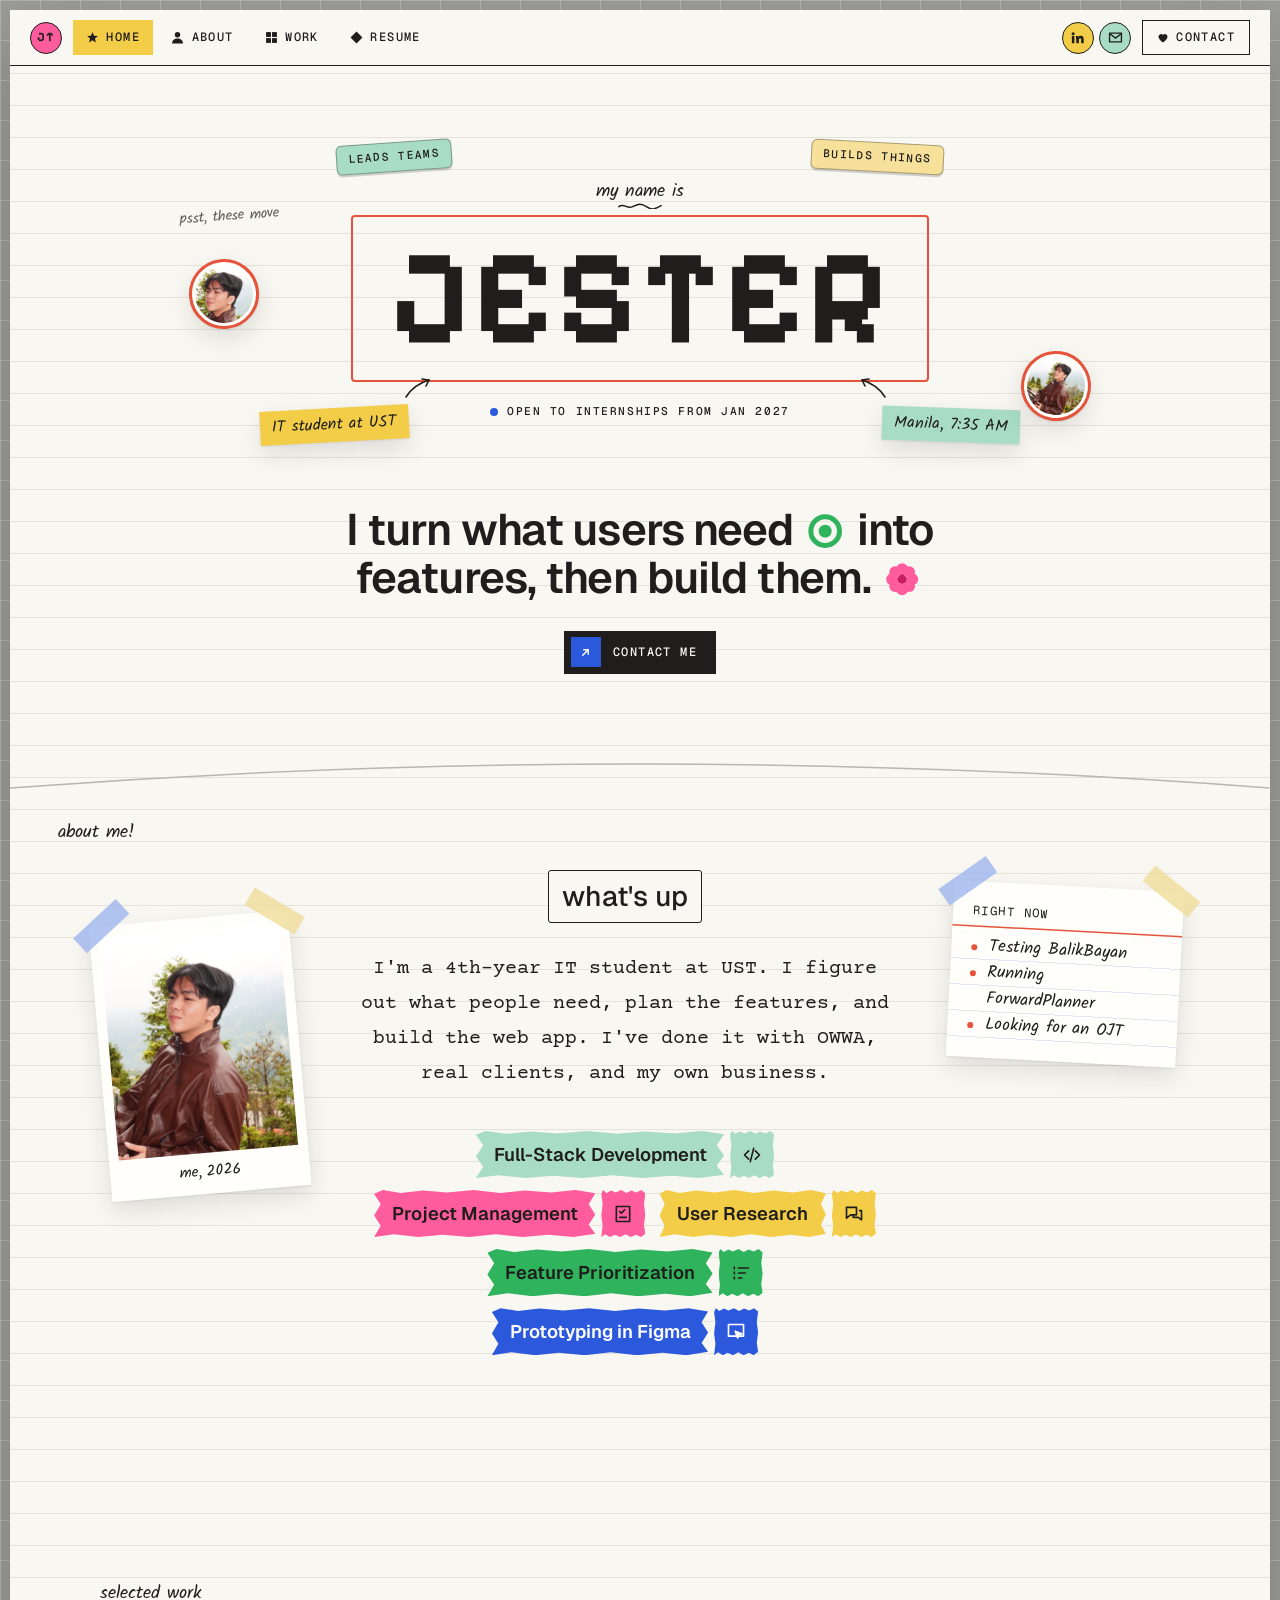
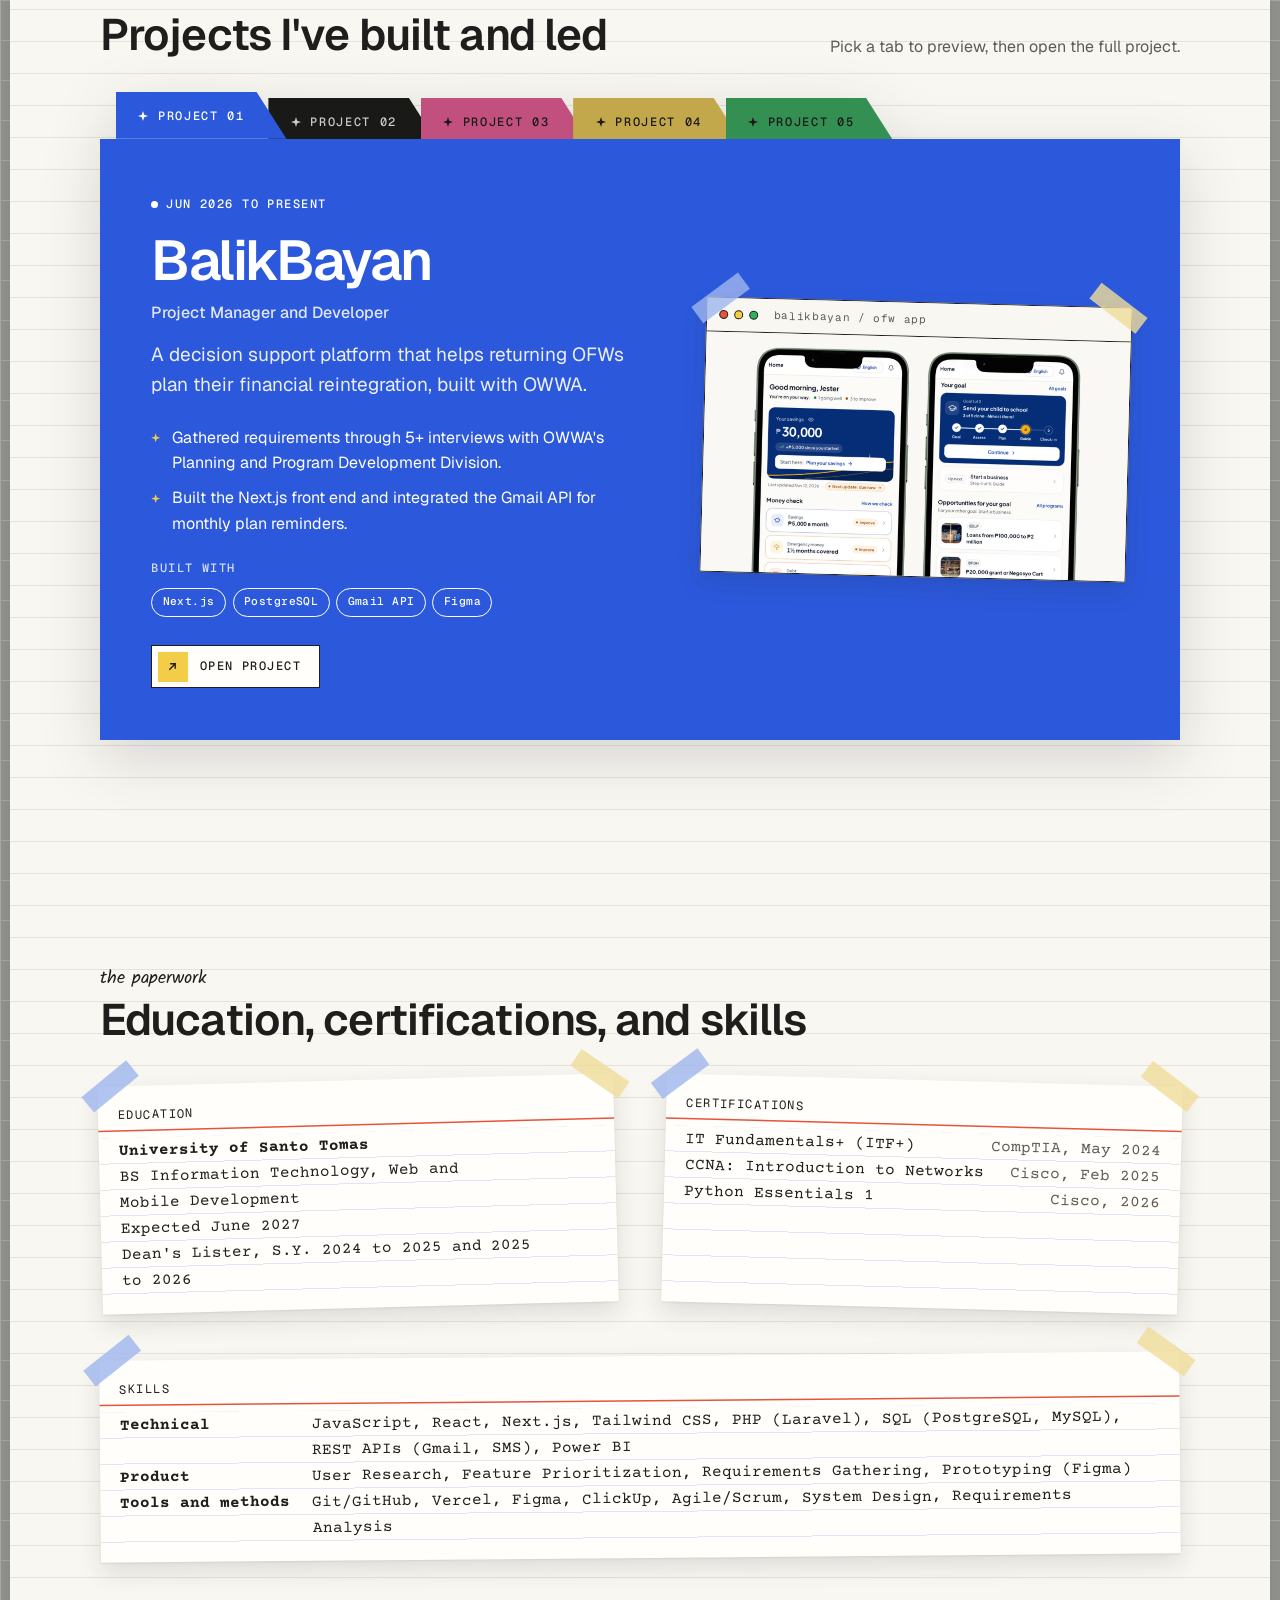
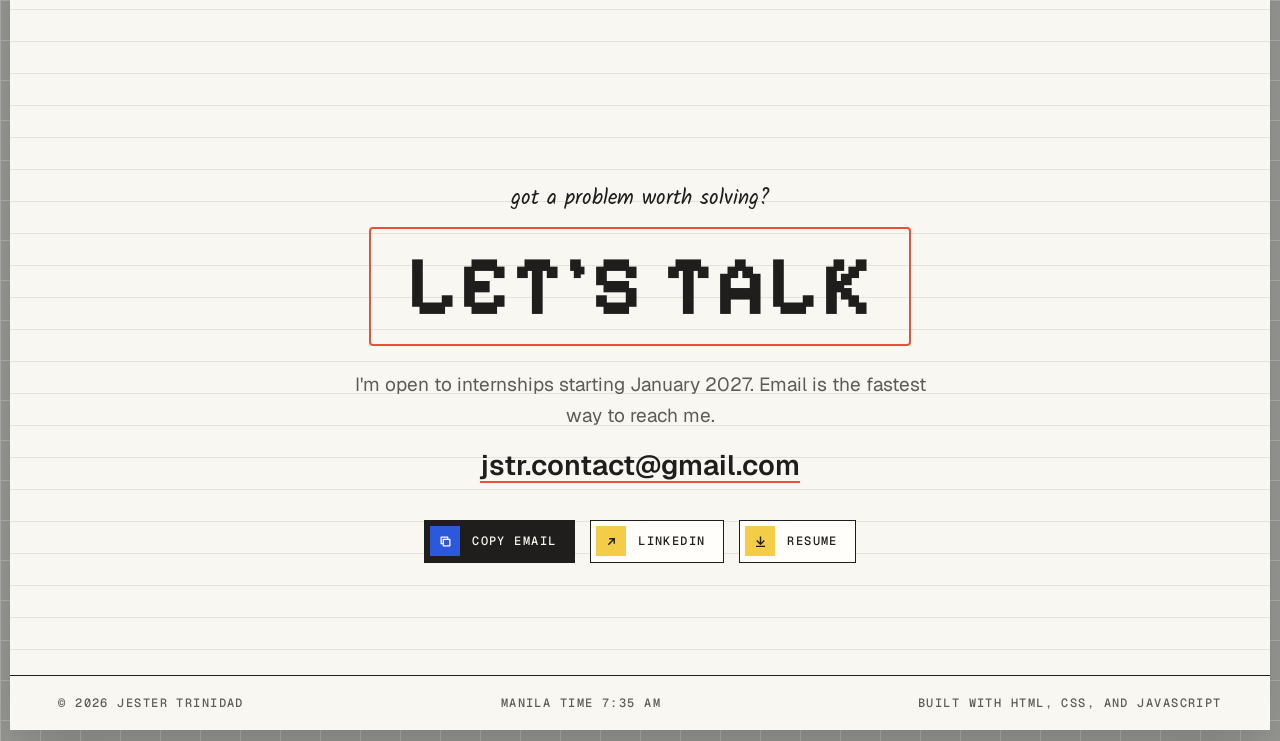
<file: index.html>
<!doctype html>
<html lang="en">
<head>
  <meta charset="utf-8">
  <meta name="viewport" content="width=device-width, initial-scale=1">
  <title>Jester Trinidad | Full-stack developer with a product mindset</title>
  <meta name="description" content="Jester Trinidad is a 4th-year IT student at UST and a full-stack developer with a product mindset, building web apps in React, Next.js, and Laravel.">

  <meta property="og:title" content="Jester Trinidad">
  <meta property="og:description" content="Full-stack developer with a product mindset. Building a decision support platform with OWWA and running ForwardPlanner, a digital products business with 4,000+ sales.">
  <meta property="og:url" content="https://jestertrinidad.com">
  <meta property="og:type" content="website">

  <link rel="icon" href="assets/favicon.svg" type="image/svg+xml">

  <link rel="preconnect" href="https://fonts.googleapis.com">
  <link rel="preconnect" href="https://fonts.gstatic.com" crossorigin>
  <link href="https://fonts.googleapis.com/css2?family=Courier+Prime:wght@400;700&family=Geist:wght@400;500;600&family=Geist+Mono:wght@500&family=Kalam&family=Pixelify+Sans:wght@700&display=swap" rel="stylesheet">

  <link rel="stylesheet" href="css/base.css">
  <link rel="stylesheet" href="css/components.css">
  <link rel="stylesheet" href="css/pages.css">
</head>
<body>
  <a class="skip-link" href="#main">Skip to content</a>

  <div class="page">

    <!-- ============ Nav ============ -->
    <header class="nav mono">
      <nav class="nav__left" aria-label="Main">
        <a class="nav__logo" href="#top" aria-label="Jester Trinidad, home">JT</a>
        <a class="nav__link" href="#top" aria-current="page">
          <svg viewBox="0 0 24 24" fill="currentColor" aria-hidden="true"><path d="M12 2l2.9 6.6 7.1.6-5.4 4.7 1.6 7.1L12 17.3 5.8 21l1.6-7.1L2 9.2l7.1-.6z"/></svg>
          <span>Home</span>
        </a>
        <a class="nav__link" href="#about">
          <svg viewBox="0 0 24 24" fill="currentColor" aria-hidden="true"><circle cx="12" cy="7" r="5"/><path d="M2 23c0-6 4.5-9 10-9s10 3 10 9z"/></svg>
          <span>About</span>
        </a>
        <a class="nav__link" href="#work">
          <svg viewBox="0 0 24 24" fill="currentColor" aria-hidden="true"><rect x="2" y="2" width="9" height="9"/><rect x="13" y="2" width="9" height="9"/><rect x="2" y="13" width="9" height="9"/><rect x="13" y="13" width="9" height="9"/></svg>
          <span>Work</span>
        </a>
        <a class="nav__link" href="assets/Jester_Trinidad_Resume.pdf" download>
          <svg viewBox="0 0 24 24" fill="currentColor" aria-hidden="true"><path d="M12 1l11 11-11 11L1 12z"/></svg>
          <span>Resume</span>
        </a>
      </nav>

      <div class="nav__right">
        <a class="icon-btn icon-btn--butter" href="https://www.linkedin.com/in/jester-trinidad-b1739522a" target="_blank" rel="noopener" aria-label="LinkedIn">
          <svg viewBox="0 0 24 24" fill="currentColor" aria-hidden="true"><path d="M4.98 3.5a2.5 2.5 0 1 1 0 5 2.5 2.5 0 0 1 0-5zM3 9.5h4V21H3zM9.5 9.5h3.8v1.6h.05c.53-1 1.84-2.05 3.78-2.05 4.04 0 4.79 2.66 4.79 6.12V21h-4v-5.1c0-1.22-.02-2.78-1.7-2.78-1.7 0-1.96 1.33-1.96 2.7V21h-4z"/></svg>
        </a>
        <a class="icon-btn icon-btn--mint" href="mailto:jstr.contact@gmail.com" aria-label="Email">
          <svg viewBox="0 0 24 24" fill="none" stroke="currentColor" stroke-width="2.2" stroke-linejoin="round" aria-hidden="true"><rect x="2.5" y="5" width="19" height="14"/><path d="M3 6l9 7 9-7"/></svg>
        </a>
        <a class="nav__contact" href="#contact">
          <svg viewBox="0 0 24 24" fill="currentColor" aria-hidden="true"><path d="M12 21s-9-5.6-9-12a5 5 0 0 1 9-3 5 5 0 0 1 9 3c0 6.4-9 12-9 12z"/></svg>
          Contact
        </a>
      </div>
    </header>

    <main id="main">

      <!-- ============ Hero ============ -->
      <section class="hero" id="top">
        <div class="hero__stage">
          <span class="sticker sticker--mint hero__tag hero__tag--a" data-drag>Leads teams</span>
          <span class="sticker sticker--butter hero__tag hero__tag--b" data-drag>Builds things</span>

          <p class="hand hero__hi">
            my name is
            <svg viewBox="0 0 50 8" fill="none" stroke="currentColor" stroke-width="1.6" stroke-linecap="round" aria-hidden="true"><path d="M2 5c6-4 9 3 15 0s9-4 15 0 9 3 16-1"/></svg>
          </p>

          <div class="namebox">
            <h1 class="namebox__name" aria-label="Jester Trinidad">
              <span aria-hidden="true">J</span><span aria-hidden="true">E</span><span aria-hidden="true">S</span><span aria-hidden="true">T</span><span aria-hidden="true">E</span><span aria-hidden="true">R</span>
            </h1>
          </div>

          <div class="hero__notes">
            <div class="hero__note-wrap hero__note-wrap--left">
              <svg viewBox="0 0 30 24" fill="none" stroke="currentColor" stroke-width="1.6" stroke-linecap="round" stroke-linejoin="round" aria-hidden="true"><path d="M3 21C8 13 16 7 26 4"/><path d="M19 3l7 1-3 6"/></svg>
              <span class="note note--butter" data-drag>IT student at UST</span>
            </div>

            <p class="status"><span class="status__dot" aria-hidden="true"></span>Open to internships from Jan 2027</p>

            <div class="hero__note-wrap hero__note-wrap--right">
              <svg viewBox="0 0 30 24" fill="none" stroke="currentColor" stroke-width="1.6" stroke-linecap="round" stroke-linejoin="round" aria-hidden="true"><path d="M3 21C8 13 16 7 26 4"/><path d="M19 3l7 1-3 6"/></svg>
              <span class="note note--mint" data-drag>Manila, <time data-clock>PH</time></span>
            </div>
          </div>

          <div class="avatar hero__avatar hero__avatar--a" data-drag>
            <img src="assets/images/jester-avatar.jpg" alt="" width="320" height="320">
          </div>
          <div class="avatar hero__avatar hero__avatar--b" data-drag>
            <img src="assets/images/jester-avatar-wide.jpg" alt="" width="320" height="320">
          </div>
          <p class="hand hero__hint" aria-hidden="true">psst, these move</p>
        </div>

        <h2 class="hero__line">
          I turn what users need
          <svg class="glyph" viewBox="0 0 24 24" aria-hidden="true"><circle cx="12" cy="12" r="10" fill="none" stroke="#2fb35c" stroke-width="3.5"/><circle cx="12" cy="12" r="4.5" fill="#2fb35c"/></svg>
          into features, then build them.
          <svg class="glyph" viewBox="0 0 24 24" aria-hidden="true"><g fill="#ff5c9e"><circle cx="12" cy="5" r="4.2"/><circle cx="12" cy="19" r="4.2"/><circle cx="5" cy="12" r="4.2"/><circle cx="19" cy="12" r="4.2"/><circle cx="7" cy="7" r="4"/><circle cx="17" cy="7" r="4"/><circle cx="7" cy="17" r="4"/><circle cx="17" cy="17" r="4"/></g><circle cx="12" cy="12" r="3.2" fill="#c81e62"/></svg>
        </h2>

        <a class="btn" href="#contact">
          <span class="btn__icon"><svg viewBox="0 0 24 24" fill="none" stroke="currentColor" stroke-width="2.6" stroke-linecap="square" aria-hidden="true"><path d="M7 17L17 7M9 7h8v8"/></svg></span>
          Contact me
        </a>
      </section>

      <svg class="divider" viewBox="0 0 1200 40" preserveAspectRatio="none" fill="none" stroke="currentColor" stroke-width="1.5" aria-hidden="true"><path d="M0 34 Q600 -14 1200 34"/></svg>

      <!-- ============ About ============ -->
      <section class="section about" id="about">
        <p class="hand about__kicker">about me!</p>

        <div class="about__grid">
          <figure class="polaroid tape about__photo" data-drag>
            <img src="assets/images/jester-portrait.jpg" alt="Jester Trinidad in a brown leather jacket, leaning on a balcony rail with misty mountains behind him" width="800" height="1000">
            <figcaption>me, 2026</figcaption>
          </figure>

          <div class="about__center">
            <span class="boxlabel">what's up</span>
            <p class="about__text">
              I'm a 4th-year IT student at UST. I figure out what people need,
              plan the features, and build the web app. I've done it with OWWA,
              real clients, and my own business.
            </p>

            <ul class="chip-row">
              <li class="chip" style="--chip: var(--mint);">
                <span class="chip__label">Full-Stack Development</span>
                <span class="chip__icon"><svg viewBox="0 0 24 24" fill="none" stroke="currentColor" stroke-width="2" stroke-linecap="round" stroke-linejoin="round" aria-hidden="true"><path d="M8 7l-5 5 5 5M16 7l5 5-5 5M14 4l-4 16"/></svg></span>
              </li>
              <li class="chip" style="--chip: var(--pink);">
                <span class="chip__label">Project Management</span>
                <span class="chip__icon"><svg viewBox="0 0 24 24" fill="none" stroke="currentColor" stroke-width="2" stroke-linecap="round" stroke-linejoin="round" aria-hidden="true"><rect x="4" y="3" width="16" height="18"/><path d="M8 9l2 2 4-4M8 16h8"/></svg></span>
              </li>
              <li class="chip" style="--chip: var(--butter);">
                <span class="chip__label">User Research</span>
                <span class="chip__icon"><svg viewBox="0 0 24 24" fill="none" stroke="currentColor" stroke-width="2" stroke-linejoin="round" aria-hidden="true"><path d="M3 4h12v9H8l-5 4z"/><path d="M18 8h3v11l-4-3h-6v-3"/></svg></span>
              </li>
              <li class="chip" style="--chip: var(--green);">
                <span class="chip__label">Feature Prioritization</span>
                <span class="chip__icon"><svg viewBox="0 0 24 24" fill="none" stroke="currentColor" stroke-width="2" stroke-linecap="round" aria-hidden="true"><path d="M9 6h12M9 12h8M9 18h4M4 5v2M4 11v2M4 17v2"/></svg></span>
              </li>
              <li class="chip" style="--chip: var(--blue); --chip-ink: #fff;">
                <span class="chip__label">Prototyping in Figma</span>
                <span class="chip__icon"><svg viewBox="0 0 24 24" fill="none" stroke="currentColor" stroke-width="2" stroke-linejoin="round" aria-hidden="true"><rect x="3" y="3" width="18" height="14"/><path d="M11 11l8 3-3.5 1.5L14 19z" fill="currentColor"/></svg></span>
              </li>
            </ul>
          </div>

          <aside class="index-card tape about__card" data-drag>
            <p class="index-card__title">Right now</p>
            <ul>
              <li>Testing BalikBayan</li>
              <li>Running ForwardPlanner</li>
              <li>Looking for an OJT</li>
            </ul>
          </aside>
        </div>
      </section>

      <!-- ============ Work ============ -->
      <section class="section work" id="work">
        <div class="work__head">
          <div>
            <p class="hand">selected work</p>
            <h2>Projects I've built and led</h2>
          </div>
          <p class="muted">Pick a tab to preview, then open the full project.</p>
        </div>

        <div class="stack">
          <div class="stack__tabs" role="tablist" aria-label="Projects">
            <button class="stack__tab" role="tab" id="tab-1" aria-controls="panel-1" aria-selected="true" style="--tab: var(--blue); --tab-ink: #fff;">
              <svg viewBox="0 0 10 10" fill="currentColor" aria-hidden="true"><path d="M5 0l1.2 3.8L10 5 6.2 6.2 5 10 3.8 6.2 0 5l3.8-1.2z"/></svg>
              Project 01
            </button>
            <button class="stack__tab" role="tab" id="tab-2" aria-controls="panel-2" aria-selected="false" tabindex="-1" style="--tab: var(--ink); --tab-ink: var(--paper);">
              <svg viewBox="0 0 10 10" fill="currentColor" aria-hidden="true"><path d="M5 0l1.2 3.8L10 5 6.2 6.2 5 10 3.8 6.2 0 5l3.8-1.2z"/></svg>
              Project 02
            </button>
            <button class="stack__tab" role="tab" id="tab-3" aria-controls="panel-3" aria-selected="false" tabindex="-1" style="--tab: var(--pink); --tab-ink: var(--ink);">
              <svg viewBox="0 0 10 10" fill="currentColor" aria-hidden="true"><path d="M5 0l1.2 3.8L10 5 6.2 6.2 5 10 3.8 6.2 0 5l3.8-1.2z"/></svg>
              Project 03
            </button>
            <button class="stack__tab" role="tab" id="tab-4" aria-controls="panel-4" aria-selected="false" tabindex="-1" style="--tab: var(--butter); --tab-ink: var(--ink);">
              <svg viewBox="0 0 10 10" fill="currentColor" aria-hidden="true"><path d="M5 0l1.2 3.8L10 5 6.2 6.2 5 10 3.8 6.2 0 5l3.8-1.2z"/></svg>
              Project 04
            </button>
            <button class="stack__tab" role="tab" id="tab-5" aria-controls="panel-5" aria-selected="false" tabindex="-1" style="--tab: var(--green); --tab-ink: var(--ink);">
              <svg viewBox="0 0 10 10" fill="currentColor" aria-hidden="true"><path d="M5 0l1.2 3.8L10 5 6.2 6.2 5 10 3.8 6.2 0 5l3.8-1.2z"/></svg>
              Project 05
            </button>
          </div>

          <!-- 01 BalikBayan -->
          <article class="stack__panel" role="tabpanel" id="panel-1" aria-labelledby="tab-1" style="--panel: var(--blue); --panel-ink: #fff; --panel-accent: var(--butter);">
            <div>
              <p class="mono panel__meta">Jun 2026 to present</p>
              <h3 class="panel__title">BalikBayan</h3>
              <p class="panel__role">Project Manager and Developer</p>
              <p class="panel__lede">A decision support platform that helps returning OFWs plan their financial reintegration, built with OWWA.</p>
              <ul class="panel__points">
                <li>Gathered requirements through 5+ interviews with OWWA&#x27;s Planning and Program Development Division.</li>
                <li>Built the Next.js front end and integrated the Gmail API for monthly plan reminders.</li>
              </ul>
              <p class="mono panel__label">Built with</p>
              <ul class="tech"><li>Next.js</li><li>PostgreSQL</li><li>Gmail API</li><li>Figma</li></ul>
              <div class="panel__actions">
                <a class="btn btn--light" href="projects/balikbayan.html">
                  <span class="btn__icon"><svg viewBox="0 0 24 24" fill="none" stroke="currentColor" stroke-width="2.6" stroke-linecap="square" aria-hidden="true"><path d="M7 17L17 7M9 7h8v8"/></svg></span>
                  Open project
                </a>
              </div>
            </div>
            <a class="shot tape panel__shot" href="projects/balikbayan.html" tabindex="-1" aria-hidden="true"><div class="shot__bar" aria-hidden="true"><span></span><span></span><span></span><span class="shot__url">balikbayan / ofw app</span></div><img src="assets/images/projects/balikbayan.jpg" alt="Two BalikBayan phone screens: a home screen with total savings and a money check, and a goal screen at step 4 of 5 with matching OWWA programs" loading="lazy"></a>
          </article>
          <!-- 02 4 Siblings Motorcycle Service -->
          <article class="stack__panel" role="tabpanel" id="panel-2" aria-labelledby="tab-2" hidden style="--panel: var(--ink); --panel-ink: var(--paper); --panel-accent: var(--mint);">
            <div>
              <p class="mono panel__meta">Aug 2026 to present</p>
              <h3 class="panel__title">4 Siblings Motorcycle Service</h3>
              <p class="panel__role">Project Manager and Developer</p>
              <p class="panel__lede">A searchable operations system for a motorcycle repair shop that ran on paper, with dashboards for the owner.</p>
              <ul class="panel__points">
                <li>Built a searchable Laravel system that cut record lookups from 10+ minutes to under 2 in client testing.</li>
                <li>Built 3 Power BI dashboards tracking 7 KPIs for the shop owner.</li>
              </ul>
              <p class="mono panel__label">Built with</p>
              <ul class="tech"><li>Laravel</li><li>MySQL</li><li>Power BI</li></ul>
              <div class="panel__actions">
                <a class="btn btn--light" href="projects/4-siblings.html">
                  <span class="btn__icon"><svg viewBox="0 0 24 24" fill="none" stroke="currentColor" stroke-width="2.6" stroke-linecap="square" aria-hidden="true"><path d="M7 17L17 7M9 7h8v8"/></svg></span>
                  Open project
                </a>
              </div>
            </div>
            <a class="shot tape panel__shot" href="projects/4-siblings.html" tabindex="-1" aria-hidden="true"><div class="shot__bar" aria-hidden="true"><span></span><span></span><span></span><span class="shot__url">4-siblings / job orders</span></div><div class="shot__cover" style="--cover: var(--mint);"><strong>4 SIBLINGS</strong><span>motorcycle service operations</span></div></a>
          </article>
          <!-- 03 RMTY Designs -->
          <article class="stack__panel" role="tabpanel" id="panel-3" aria-labelledby="tab-3" hidden style="--panel: var(--pink); --panel-ink: var(--ink); --panel-accent: var(--ink);">
            <div>
              <p class="mono panel__meta">Aug 2025 to May 2026</p>
              <h3 class="panel__title">RMTY Designs</h3>
              <p class="panel__role">Project Manager and Developer</p>
              <p class="panel__lede">A centralized communication platform for RMTY Designs, an architecture studio, now deployed for the client.</p>
              <ul class="panel__points">
                <li>Cut missed client inquiries from 8 to 10 a week down to zero.</li>
                <li>Built the Laravel backend and an SMS integration that automates 10 to 15 booking messages a week.</li>
              </ul>
              <p class="mono panel__label">Built with</p>
              <ul class="tech"><li>Laravel</li><li>React</li><li>MySQL</li><li>Figma</li></ul>
              <div class="panel__actions">
                <a class="btn btn--light" href="projects/rmty-designs.html">
                  <span class="btn__icon"><svg viewBox="0 0 24 24" fill="none" stroke="currentColor" stroke-width="2.6" stroke-linecap="square" aria-hidden="true"><path d="M7 17L17 7M9 7h8v8"/></svg></span>
                  Open project
                </a>
              </div>
            </div>
            <a class="shot tape panel__shot" href="projects/rmty-designs.html" tabindex="-1" aria-hidden="true"><div class="shot__bar" aria-hidden="true"><span></span><span></span><span></span><span class="shot__url">rmtyarchitects.com</span></div><img src="assets/images/projects/rmty.jpg" alt="RMTY Designs website hero showing a modern house with a curved roof surrounded by palm trees" loading="lazy"></a>
          </article>
          <!-- 04 ForwardPlanner -->
          <article class="stack__panel" role="tabpanel" id="panel-4" aria-labelledby="tab-4" hidden style="--panel: var(--butter); --panel-ink: var(--ink); --panel-accent: var(--red);">
            <div>
              <p class="mono panel__meta">Jan 2022 to present</p>
              <h3 class="panel__title">ForwardPlanner</h3>
              <p class="panel__role">Founder and Digital Product Owner</p>
              <p class="panel__lede">My digital products business. I design and sell ready-to-use templates and planners on Etsy, and I run it on my own.</p>
              <ul class="panel__points">
                <li>Grew it to ₱1M+ in revenue within 18 months.</li>
                <li>Reached 4,000+ sales with a 4.8-star rating from 587 reviews.</li>
              </ul>
              <p class="mono panel__label">Skills used</p>
              <ul class="tech"><li>Customer feedback</li><li>Sales data</li><li>Pricing</li><li>Product design</li></ul>
              <div class="panel__actions">
                <a class="btn btn--light" href="projects/forwardplanner.html">
                  <span class="btn__icon"><svg viewBox="0 0 24 24" fill="none" stroke="currentColor" stroke-width="2.6" stroke-linecap="square" aria-hidden="true"><path d="M7 17L17 7M9 7h8v8"/></svg></span>
                  Open project
                </a>
              </div>
            </div>
            <a class="shot tape panel__shot" href="projects/forwardplanner.html" tabindex="-1" aria-hidden="true"><div class="shot__bar" aria-hidden="true"><span></span><span></span><span></span><span class="shot__url">etsy.com/shop/ForwardPlanner</span></div><div class="shot__cover" style="--cover: var(--card);"><strong>FORWARD PLANNER</strong><span>templates and planners on Etsy</span></div></a>
          </article>
          <!-- 05 Komyut AI -->
          <article class="stack__panel" role="tabpanel" id="panel-5" aria-labelledby="tab-5" hidden style="--panel: var(--green); --panel-ink: var(--ink); --panel-accent: var(--ink);">
            <div>
              <p class="mono panel__meta">May 2026</p>
              <h3 class="panel__title">Komyut AI</h3>
              <p class="panel__role">UI/UX Designer and Front-End Developer</p>
              <p class="panel__lede">A web app that helps Metro Manila commuters plan better trips, with AI suggestions on when to leave and how crowded the ride will be.</p>
              <ul class="panel__points">
                <li>Designed the full UI/UX and wireframes for the app.</li>
                <li>Built the entire front end in React and Tailwind CSS.</li>
              </ul>
              <p class="mono panel__label">Built with</p>
              <ul class="tech"><li>React</li><li>Tailwind CSS</li><li>Google Maps API</li><li>OpenAI API</li><li>MongoDB</li></ul>
              <div class="panel__actions">
                <a class="btn btn--light" href="projects/komyut-ai.html">
                  <span class="btn__icon"><svg viewBox="0 0 24 24" fill="none" stroke="currentColor" stroke-width="2.6" stroke-linecap="square" aria-hidden="true"><path d="M7 17L17 7M9 7h8v8"/></svg></span>
                  Open project
                </a>
              </div>
            </div>
            <a class="shot tape panel__shot" href="projects/komyut-ai.html" tabindex="-1" aria-hidden="true"><div class="shot__bar" aria-hidden="true"><span></span><span></span><span></span><span class="shot__url">komyut-ai</span></div><img src="assets/images/projects/komyut-ai.jpg" alt="Komyut AI landing page with the headline Smarter Commutes. Better Everyday., a route search form, and an illustration of a yellow jeepney in Manila" loading="lazy"></a>
          </article>
        </div>
      </section>

      <!-- ============ Paperwork ============ -->
      <section class="section paperwork">
        <div class="paperwork__head">
          <p class="hand">the paperwork</p>
          <h2>Education, certifications, and skills</h2>
        </div>
        <div class="paperwork__grid">
          <div class="index-card tape" style="font-family: 'Courier Prime', 'Courier New', Courier, monospace; font-size: 1rem;">
            <p class="index-card__title">Education</p>
            <p><strong>University of Santo Tomas</strong></p>
            <p>BS Information Technology, Web and Mobile Development</p>
            <p>Expected June 2027</p>
            <p>Dean's Lister, S.Y. 2024 to 2025 and 2025 to 2026</p>
          </div>
          <div class="index-card tape" style="font-family: 'Courier Prime', 'Courier New', Courier, monospace; font-size: 1rem;">
            <p class="index-card__title">Certifications</p>
            <ul class="cert-list">
              <li><span>IT Fundamentals+ (ITF+)</span><span>CompTIA, May 2024</span></li>
              <li><span>CCNA: Introduction to Networks</span><span>Cisco, Feb 2025</span></li>
              <li><span>Python Essentials 1</span><span>Cisco, 2026</span></li>
            </ul>
          </div>
          <div class="index-card tape paperwork__wide" style="font-family: 'Courier Prime', 'Courier New', Courier, monospace; font-size: 1rem;">
            <p class="index-card__title">Skills</p>
            <ul class="skill-list">
              <li><span class="skill-list__label">Technical</span><span>JavaScript, React, Next.js, Tailwind CSS, PHP (Laravel), SQL (PostgreSQL, MySQL), REST APIs (Gmail, SMS), Power BI</span></li>
              <li><span class="skill-list__label">Product</span><span>User Research, Feature Prioritization, Requirements Gathering, Prototyping (Figma)</span></li>
              <li><span class="skill-list__label">Tools and methods</span><span>Git/GitHub, Vercel, Figma, ClickUp, Agile/Scrum, System Design, Requirements Analysis</span></li>
            </ul>
          </div>
        </div>
      </section>

      <!-- ============ Contact ============ -->
      <section class="section contact" id="contact">
        <p class="hand">got a problem worth solving?</p>
        <div class="namebox">
          <h2 class="namebox__name" aria-label="Let's talk">
            <span aria-hidden="true">L</span><span aria-hidden="true">E</span><span aria-hidden="true">T</span><span aria-hidden="true">'</span><span aria-hidden="true">S</span><span aria-hidden="true">&nbsp;</span><span aria-hidden="true">T</span><span aria-hidden="true">A</span><span aria-hidden="true">L</span><span aria-hidden="true">K</span>
          </h2>
        </div>
        <p class="contact__lede">I'm open to internships starting January 2027. Email is the fastest way to reach me.</p>
        <a class="contact__email" href="mailto:jstr.contact@gmail.com">jstr.contact@gmail.com</a>

        <div class="contact__actions">
          <button class="btn" type="button" data-copy="jstr.contact@gmail.com">
            <span class="btn__icon"><svg viewBox="0 0 24 24" fill="none" stroke="currentColor" stroke-width="2.4" stroke-linejoin="round" aria-hidden="true"><rect x="8" y="8" width="12" height="12"/><path d="M16 8V4H4v12h4"/></svg></span>
            Copy email
          </button>
          <a class="btn btn--light" href="https://www.linkedin.com/in/jester-trinidad-b1739522a" target="_blank" rel="noopener">
            <span class="btn__icon"><svg viewBox="0 0 24 24" fill="none" stroke="currentColor" stroke-width="2.6" stroke-linecap="square" aria-hidden="true"><path d="M7 17L17 7M9 7h8v8"/></svg></span>
            LinkedIn
          </a>
          <a class="btn btn--light" href="assets/Jester_Trinidad_Resume.pdf" download>
            <span class="btn__icon"><svg viewBox="0 0 24 24" fill="none" stroke="currentColor" stroke-width="2.6" stroke-linecap="square" aria-hidden="true"><path d="M12 4v12M6 11l6 6 6-6M5 21h14"/></svg></span>
            Resume
          </a>
        </div>
      </section>
    </main>

    <footer class="footer mono">
      <span>&copy; <span data-year>2026</span> Jester Trinidad</span>
      <span>Manila time <time data-clock>PH</time></span>
      <span>Built with HTML, CSS, and JavaScript</span>
    </footer>
  </div>

  <div class="toast" role="status" aria-live="polite"></div>

  <script src="js/main.js" defer></script>
</body>
</html>
</file>
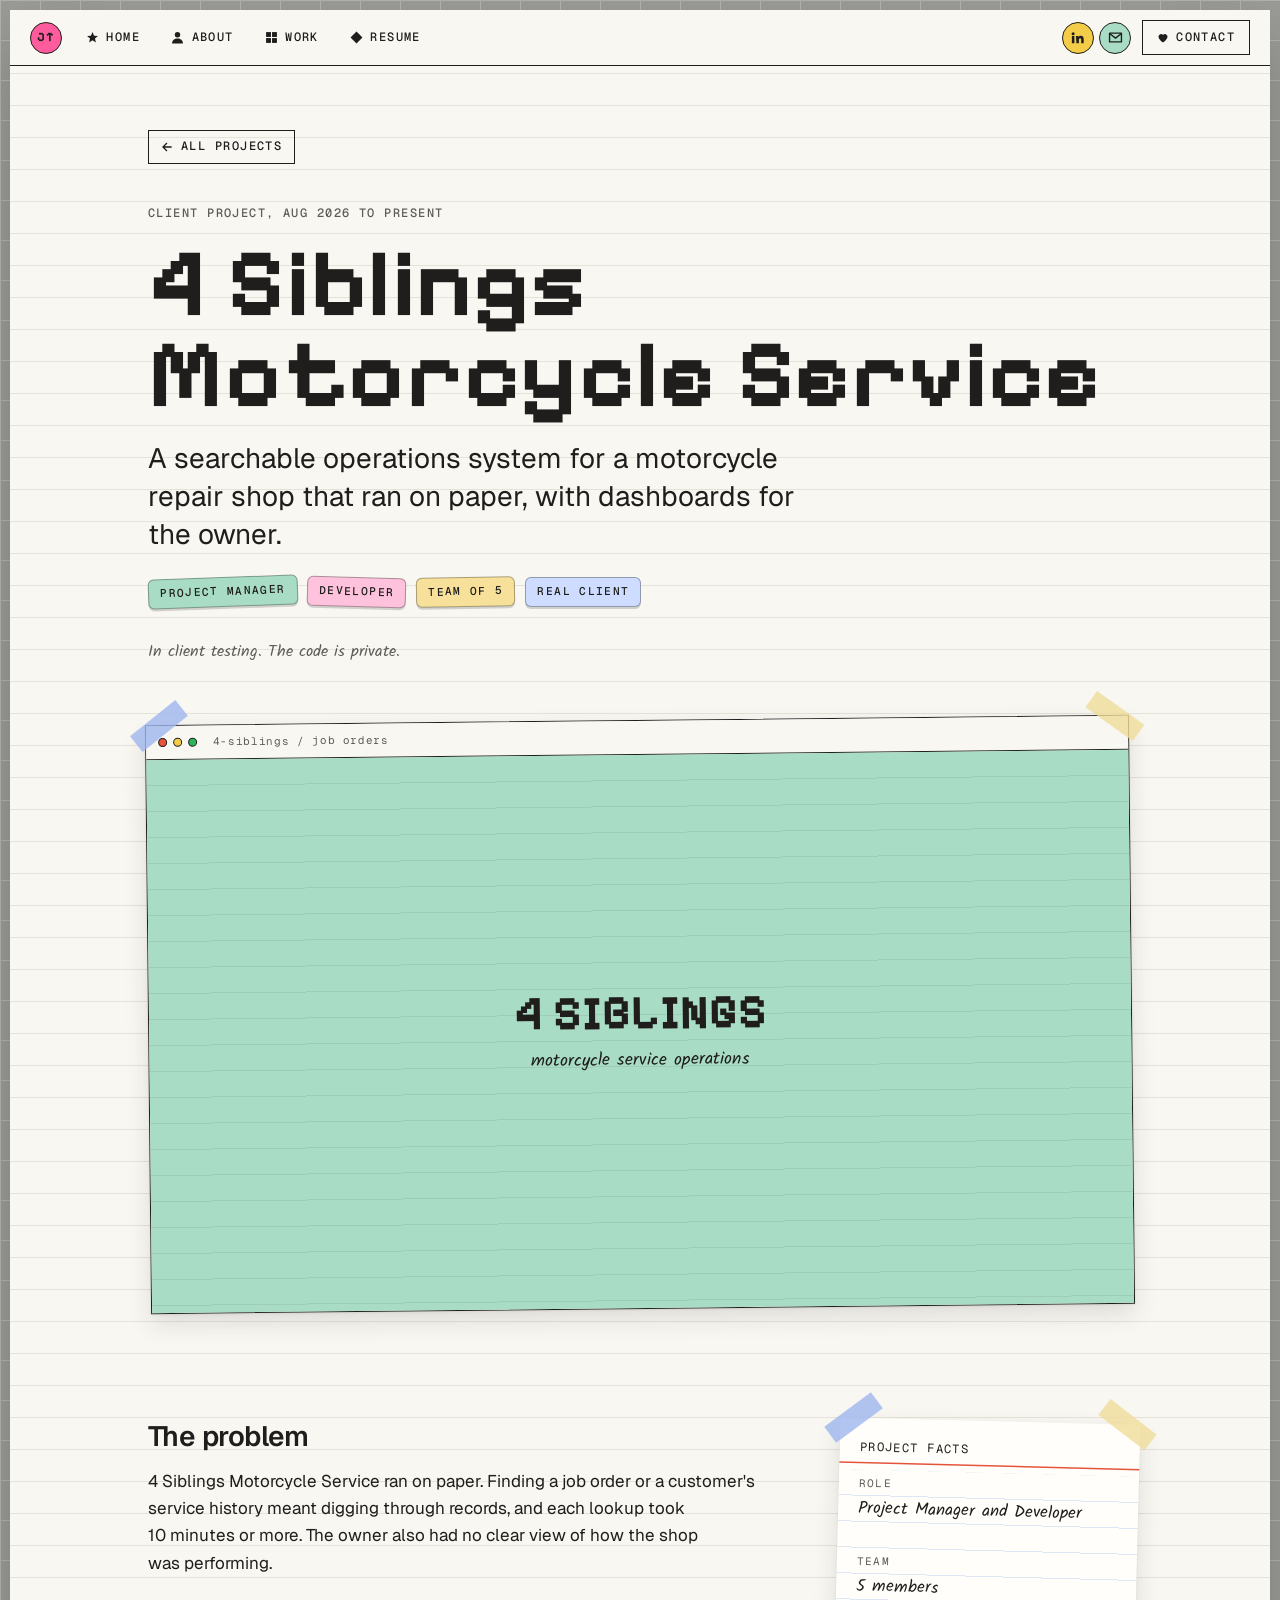
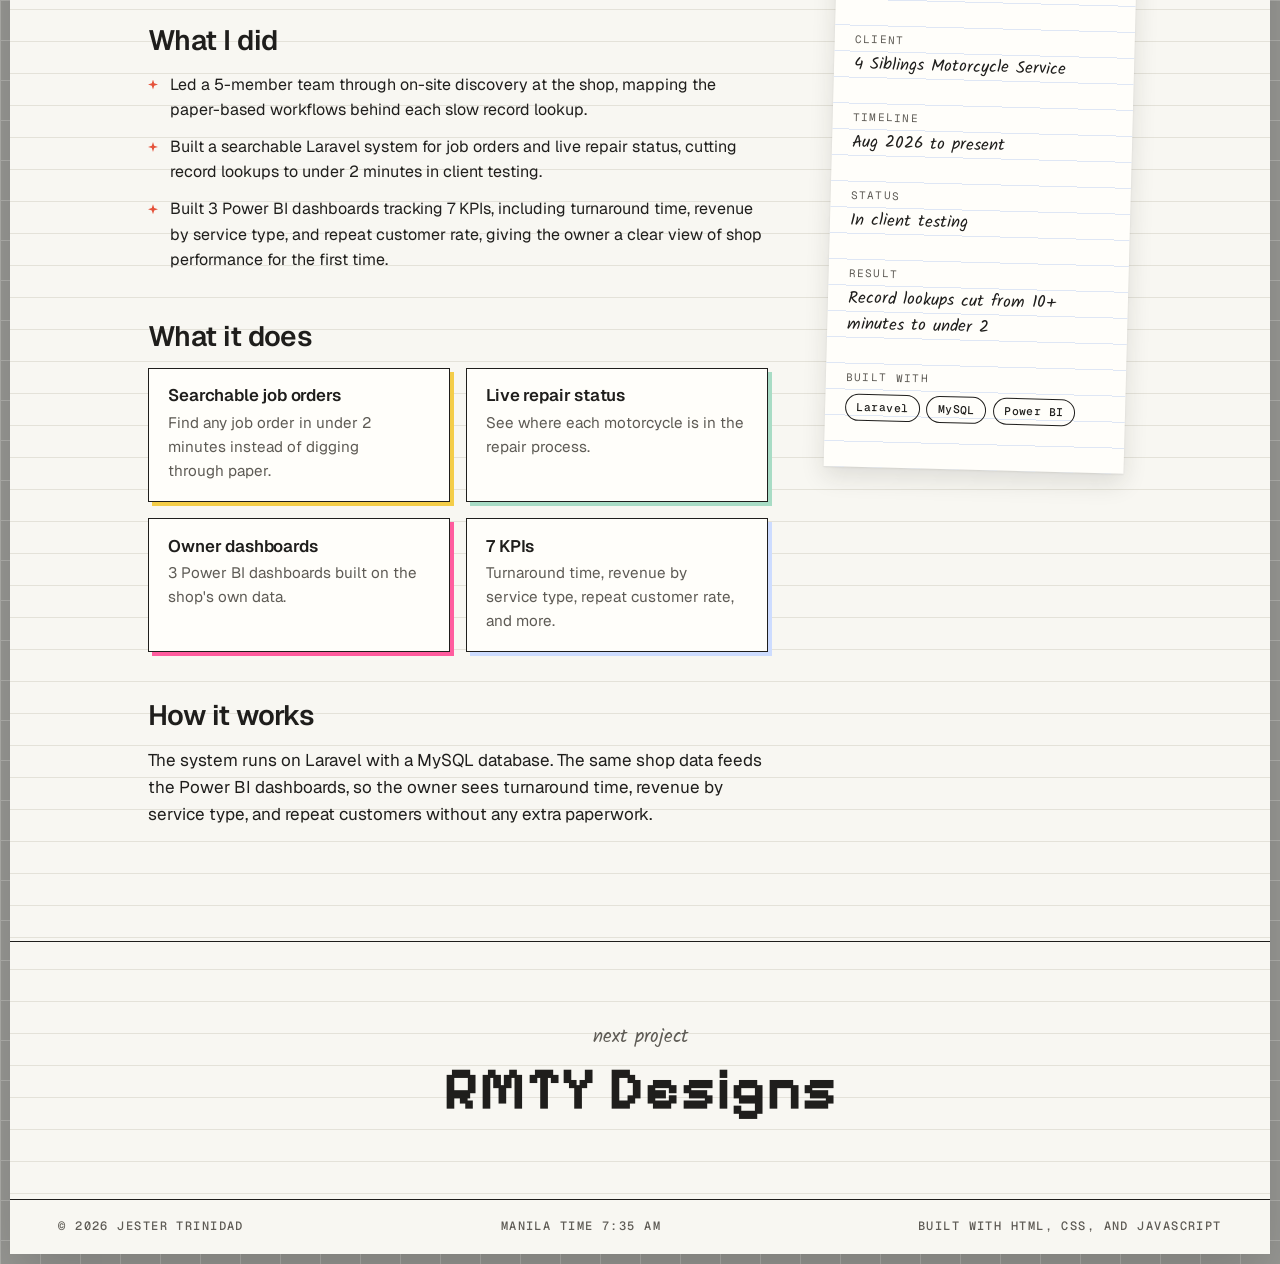
<file: projects/4-siblings.html>
<!doctype html>
<html lang="en">
<head>
  <meta charset="utf-8">
  <meta name="viewport" content="width=device-width, initial-scale=1">
  <title>4 Siblings Motorcycle Service | Jester Trinidad</title>
  <meta name="description" content="A searchable operations system for a motorcycle repair shop that ran on paper, with dashboards for the owner.">
  <meta property="og:title" content="4 Siblings Motorcycle Service | Jester Trinidad">
  <meta property="og:description" content="A searchable operations system for a motorcycle repair shop that ran on paper, with dashboards for the owner.">
  <link rel="icon" href="../assets/favicon.svg" type="image/svg+xml">
  <link rel="preconnect" href="https://fonts.googleapis.com">
  <link rel="preconnect" href="https://fonts.gstatic.com" crossorigin>
  <link href="https://fonts.googleapis.com/css2?family=Courier+Prime:wght@400;700&family=Geist:wght@400;500;600&family=Geist+Mono:wght@500&family=Kalam&family=Pixelify+Sans:wght@700&display=swap" rel="stylesheet">
  <link rel="stylesheet" href="../css/base.css">
  <link rel="stylesheet" href="../css/components.css">
  <link rel="stylesheet" href="../css/pages.css">
  <link rel="stylesheet" href="../css/project.css">
</head>
<body>
  <a class="skip-link" href="#main">Skip to content</a>

  <div class="page">

    <!-- ============ Nav ============ -->
    <header class="nav mono">
      <nav class="nav__left" aria-label="Main">
        <a class="nav__logo" href="../index.html" aria-label="Jester Trinidad, home">JT</a>
        <a class="nav__link" href="../index.html">
          <svg viewBox="0 0 24 24" fill="currentColor" aria-hidden="true"><path d="M12 2l2.9 6.6 7.1.6-5.4 4.7 1.6 7.1L12 17.3 5.8 21l1.6-7.1L2 9.2l7.1-.6z"/></svg>
          <span>Home</span>
        </a>
        <a class="nav__link" href="../index.html#about">
          <svg viewBox="0 0 24 24" fill="currentColor" aria-hidden="true"><circle cx="12" cy="7" r="5"/><path d="M2 23c0-6 4.5-9 10-9s10 3 10 9z"/></svg>
          <span>About</span>
        </a>
        <a class="nav__link" href="../index.html#work">
          <svg viewBox="0 0 24 24" fill="currentColor" aria-hidden="true"><rect x="2" y="2" width="9" height="9"/><rect x="13" y="2" width="9" height="9"/><rect x="2" y="13" width="9" height="9"/><rect x="13" y="13" width="9" height="9"/></svg>
          <span>Work</span>
        </a>
        <a class="nav__link" href="../assets/Jester_Trinidad_Resume.pdf" download>
          <svg viewBox="0 0 24 24" fill="currentColor" aria-hidden="true"><path d="M12 1l11 11-11 11L1 12z"/></svg>
          <span>Resume</span>
        </a>
      </nav>

      <div class="nav__right">
        <a class="icon-btn icon-btn--butter" href="https://www.linkedin.com/in/jester-trinidad-b1739522a" target="_blank" rel="noopener" aria-label="LinkedIn">
          <svg viewBox="0 0 24 24" fill="currentColor" aria-hidden="true"><path d="M4.98 3.5a2.5 2.5 0 1 1 0 5 2.5 2.5 0 0 1 0-5zM3 9.5h4V21H3zM9.5 9.5h3.8v1.6h.05c.53-1 1.84-2.05 3.78-2.05 4.04 0 4.79 2.66 4.79 6.12V21h-4v-5.1c0-1.22-.02-2.78-1.7-2.78-1.7 0-1.96 1.33-1.96 2.7V21h-4z"/></svg>
        </a>
        <a class="icon-btn icon-btn--mint" href="mailto:jstr.contact@gmail.com" aria-label="Email">
          <svg viewBox="0 0 24 24" fill="none" stroke="currentColor" stroke-width="2.2" stroke-linejoin="round" aria-hidden="true"><rect x="2.5" y="5" width="19" height="14"/><path d="M3 6l9 7 9-7"/></svg>
        </a>
        <a class="nav__contact" href="../index.html#contact">
          <svg viewBox="0 0 24 24" fill="currentColor" aria-hidden="true"><path d="M12 21s-9-5.6-9-12a5 5 0 0 1 9-3 5 5 0 0 1 9 3c0 6.4-9 12-9 12z"/></svg>
          Contact
        </a>
      </div>
    </header>

    <main id="main">
      <header class="case__hero">
        <a class="case__back mono" href="../index.html#work">
          <svg viewBox="0 0 24 24" fill="none" stroke="currentColor" stroke-width="2.6" stroke-linecap="square" aria-hidden="true"><path d="M20 12H5M11 5l-7 7 7 7"/></svg>
          All projects
        </a>
        <p class="mono case__meta">Client project, Aug 2026 to present</p>
        <h1 class="case__title">4 Siblings Motorcycle Service</h1>
        <p class="case__lede">A searchable operations system for a motorcycle repair shop that ran on paper, with dashboards for the owner.</p>
        <div class="case__stickers"><span class="sticker sticker--mint" data-drag>Project Manager</span><span class="sticker sticker--pink" data-drag>Developer</span><span class="sticker sticker--butter" data-drag>Team of 5</span><span class="sticker sticker--sky" data-drag>Real client</span></div>
        <div class="case__links"><p class="case__note">In client testing. The code is private.</p></div>
      </header>

      <figure class="case__cover">
        <div class="shot tape "><div class="shot__bar" aria-hidden="true"><span></span><span></span><span></span><span class="shot__url">4-siblings / job orders</span></div><div class="shot__cover" style="--cover: var(--mint);"><strong>4 SIBLINGS</strong><span>motorcycle service operations</span></div></div>
      </figure>

      <section class="section case__body">
        <div class="case__grid">
          <div class="case__main">
            <h2>The problem</h2>
            <p>4 Siblings Motorcycle Service ran on paper. Finding a job order or a customer&#x27;s service history meant digging through records, and each lookup took 10 minutes or more. The owner also had no clear view of how the shop was performing.</p>

            <h2>What I did</h2>
            <ul class="case__points">
              <li>Led a 5-member team through on-site discovery at the shop, mapping the paper-based workflows behind each slow record lookup.</li>
              <li>Built a searchable Laravel system for job orders and live repair status, cutting record lookups to under 2 minutes in client testing.</li>
              <li>Built 3 Power BI dashboards tracking 7 KPIs, including turnaround time, revenue by service type, and repeat customer rate, giving the owner a clear view of shop performance for the first time.</li>
            </ul>

            <h2>What it does</h2>
            <ul class="features">
              <li class="feature"><h3>Searchable job orders</h3><p>Find any job order in under 2 minutes instead of digging through paper.</p></li>
              <li class="feature"><h3>Live repair status</h3><p>See where each motorcycle is in the repair process.</p></li>
              <li class="feature"><h3>Owner dashboards</h3><p>3 Power BI dashboards built on the shop&#x27;s own data.</p></li>
              <li class="feature"><h3>7 KPIs</h3><p>Turnaround time, revenue by service type, repeat customer rate, and more.</p></li>
            </ul>

            <h2>How it works</h2>
            <p>The system runs on Laravel with a MySQL database. The same shop data feeds the Power BI dashboards, so the owner sees turnaround time, revenue by service type, and repeat customers without any extra paperwork.</p>
          </div>

          <aside class="index-card tape case__facts">
            <p class="index-card__title">Project facts</p>
            <dl>
              <dt>Role</dt><dd>Project Manager and Developer</dd><dt>Team</dt><dd>5 members</dd><dt>Client</dt><dd>4 Siblings Motorcycle Service</dd><dt>Timeline</dt><dd>Aug 2026 to present</dd><dt>Status</dt><dd>In client testing</dd><dt>Result</dt><dd>Record lookups cut from 10+ minutes to under 2</dd>
              <dt>Built with</dt><dd><ul class="tech"><li>Laravel</li><li>MySQL</li><li>Power BI</li></ul></dd>
              
            </dl>
          </aside>
        </div>
      </section>

      <a class="case__next" href="rmty-designs.html">
        <span class="hand">next project</span><br>
        <strong>RMTY Designs</strong>
      </a>
    </main>

    <footer class="footer mono">
      <span>&copy; <span data-year>2026</span> Jester Trinidad</span>
      <span>Manila time <time data-clock>PH</time></span>
      <span>Built with HTML, CSS, and JavaScript</span>
    </footer>
  </div>

  <div class="toast" role="status" aria-live="polite"></div>

  <script src="../js/main.js" defer></script>
</body>
</html>
</file>
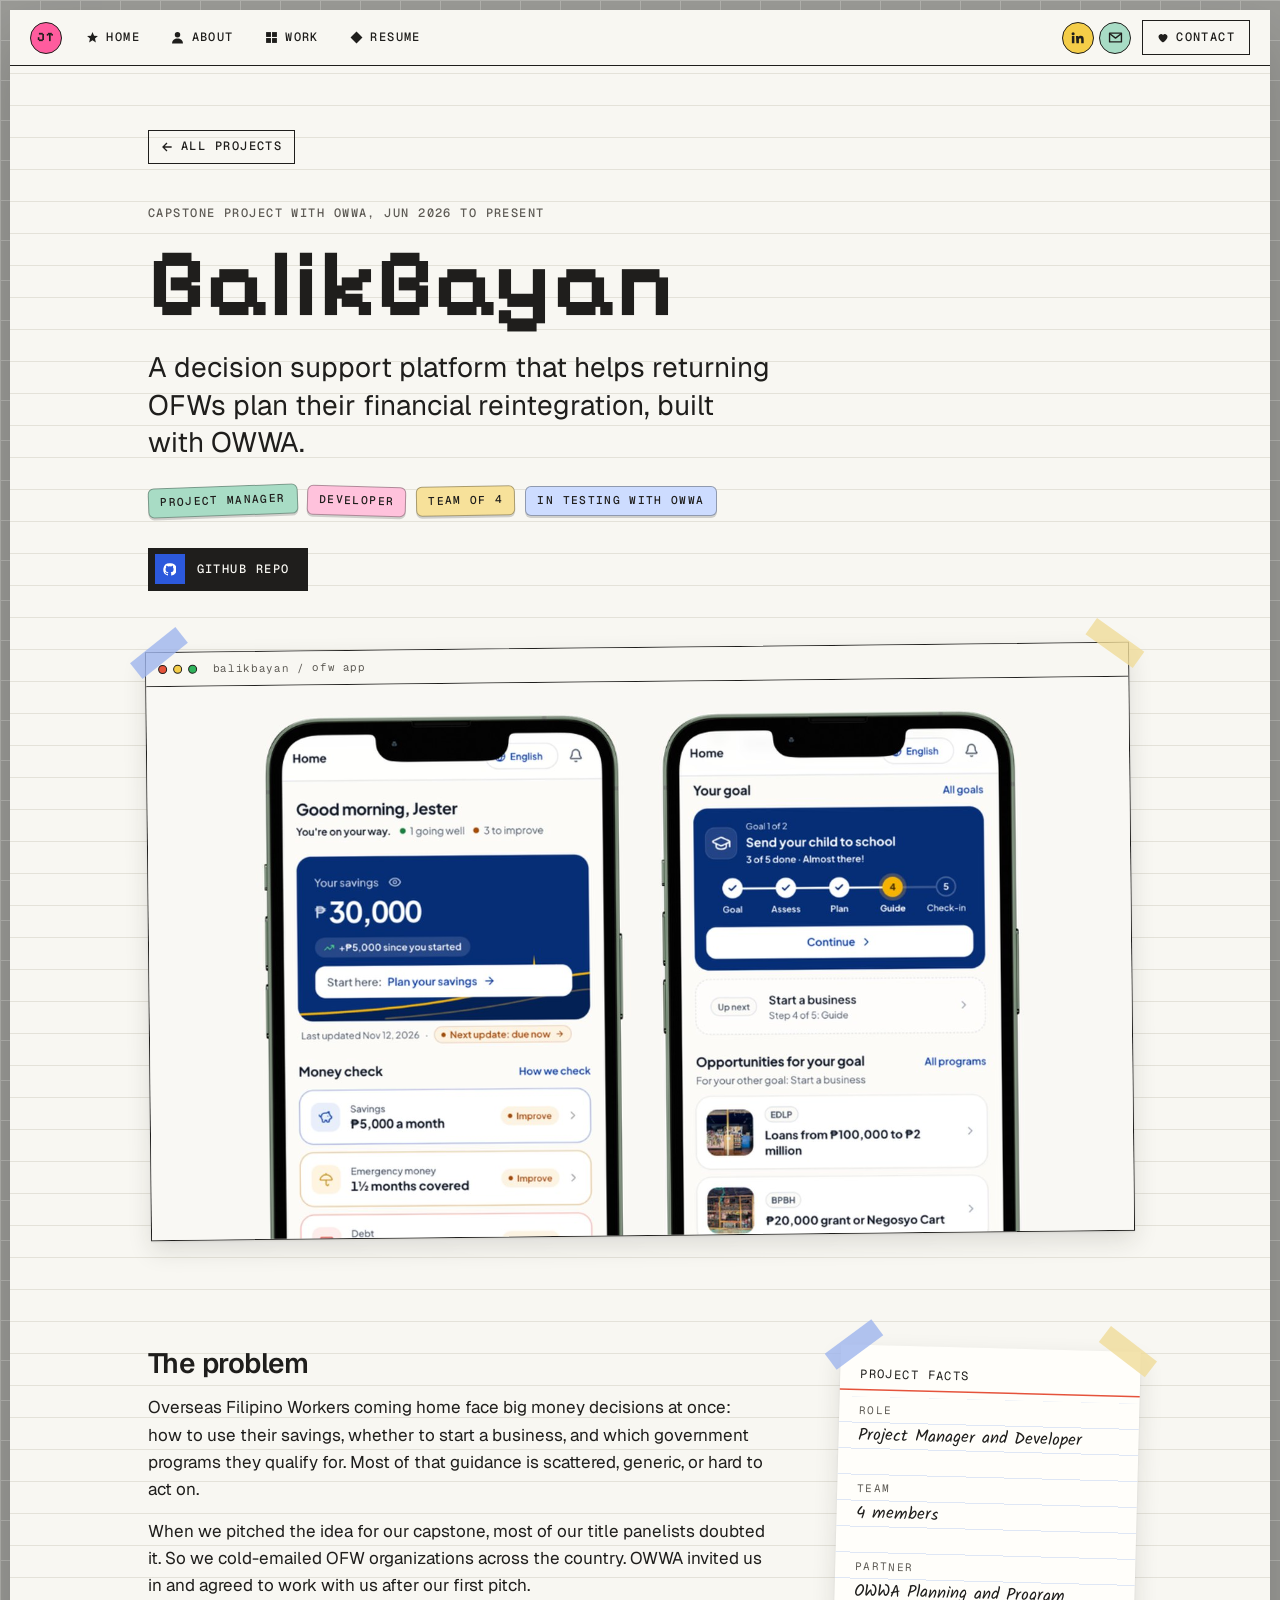
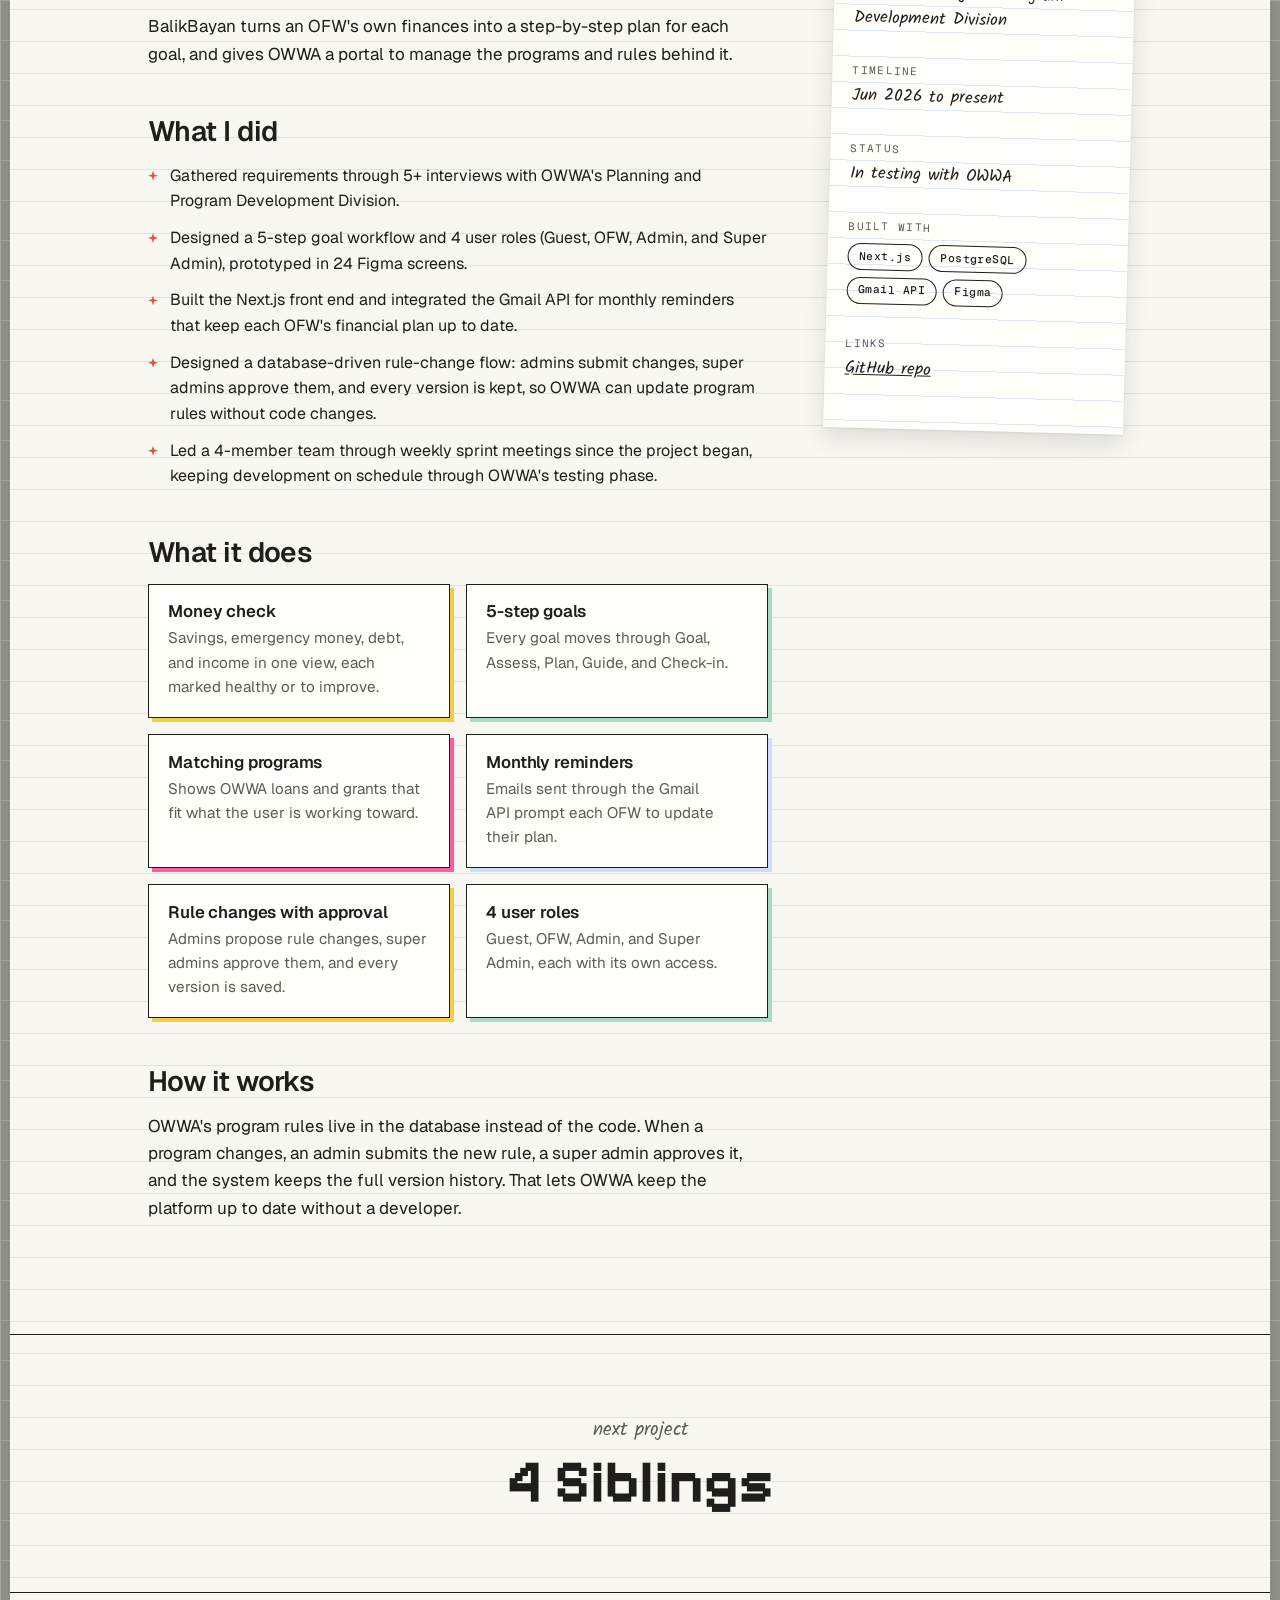
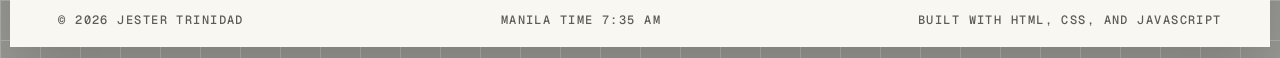
<file: projects/balikbayan.html>
<!doctype html>
<html lang="en">
<head>
  <meta charset="utf-8">
  <meta name="viewport" content="width=device-width, initial-scale=1">
  <title>BalikBayan | Jester Trinidad</title>
  <meta name="description" content="A decision support platform that helps returning OFWs plan their financial reintegration, built with OWWA.">
  <meta property="og:title" content="BalikBayan | Jester Trinidad">
  <meta property="og:description" content="A decision support platform that helps returning OFWs plan their financial reintegration, built with OWWA.">
  <link rel="icon" href="../assets/favicon.svg" type="image/svg+xml">
  <link rel="preconnect" href="https://fonts.googleapis.com">
  <link rel="preconnect" href="https://fonts.gstatic.com" crossorigin>
  <link href="https://fonts.googleapis.com/css2?family=Courier+Prime:wght@400;700&family=Geist:wght@400;500;600&family=Geist+Mono:wght@500&family=Kalam&family=Pixelify+Sans:wght@700&display=swap" rel="stylesheet">
  <link rel="stylesheet" href="../css/base.css">
  <link rel="stylesheet" href="../css/components.css">
  <link rel="stylesheet" href="../css/pages.css">
  <link rel="stylesheet" href="../css/project.css">
</head>
<body>
  <a class="skip-link" href="#main">Skip to content</a>

  <div class="page">

    <!-- ============ Nav ============ -->
    <header class="nav mono">
      <nav class="nav__left" aria-label="Main">
        <a class="nav__logo" href="../index.html" aria-label="Jester Trinidad, home">JT</a>
        <a class="nav__link" href="../index.html">
          <svg viewBox="0 0 24 24" fill="currentColor" aria-hidden="true"><path d="M12 2l2.9 6.6 7.1.6-5.4 4.7 1.6 7.1L12 17.3 5.8 21l1.6-7.1L2 9.2l7.1-.6z"/></svg>
          <span>Home</span>
        </a>
        <a class="nav__link" href="../index.html#about">
          <svg viewBox="0 0 24 24" fill="currentColor" aria-hidden="true"><circle cx="12" cy="7" r="5"/><path d="M2 23c0-6 4.5-9 10-9s10 3 10 9z"/></svg>
          <span>About</span>
        </a>
        <a class="nav__link" href="../index.html#work">
          <svg viewBox="0 0 24 24" fill="currentColor" aria-hidden="true"><rect x="2" y="2" width="9" height="9"/><rect x="13" y="2" width="9" height="9"/><rect x="2" y="13" width="9" height="9"/><rect x="13" y="13" width="9" height="9"/></svg>
          <span>Work</span>
        </a>
        <a class="nav__link" href="../assets/Jester_Trinidad_Resume.pdf" download>
          <svg viewBox="0 0 24 24" fill="currentColor" aria-hidden="true"><path d="M12 1l11 11-11 11L1 12z"/></svg>
          <span>Resume</span>
        </a>
      </nav>

      <div class="nav__right">
        <a class="icon-btn icon-btn--butter" href="https://www.linkedin.com/in/jester-trinidad-b1739522a" target="_blank" rel="noopener" aria-label="LinkedIn">
          <svg viewBox="0 0 24 24" fill="currentColor" aria-hidden="true"><path d="M4.98 3.5a2.5 2.5 0 1 1 0 5 2.5 2.5 0 0 1 0-5zM3 9.5h4V21H3zM9.5 9.5h3.8v1.6h.05c.53-1 1.84-2.05 3.78-2.05 4.04 0 4.79 2.66 4.79 6.12V21h-4v-5.1c0-1.22-.02-2.78-1.7-2.78-1.7 0-1.96 1.33-1.96 2.7V21h-4z"/></svg>
        </a>
        <a class="icon-btn icon-btn--mint" href="mailto:jstr.contact@gmail.com" aria-label="Email">
          <svg viewBox="0 0 24 24" fill="none" stroke="currentColor" stroke-width="2.2" stroke-linejoin="round" aria-hidden="true"><rect x="2.5" y="5" width="19" height="14"/><path d="M3 6l9 7 9-7"/></svg>
        </a>
        <a class="nav__contact" href="../index.html#contact">
          <svg viewBox="0 0 24 24" fill="currentColor" aria-hidden="true"><path d="M12 21s-9-5.6-9-12a5 5 0 0 1 9-3 5 5 0 0 1 9 3c0 6.4-9 12-9 12z"/></svg>
          Contact
        </a>
      </div>
    </header>

    <main id="main">
      <header class="case__hero">
        <a class="case__back mono" href="../index.html#work">
          <svg viewBox="0 0 24 24" fill="none" stroke="currentColor" stroke-width="2.6" stroke-linecap="square" aria-hidden="true"><path d="M20 12H5M11 5l-7 7 7 7"/></svg>
          All projects
        </a>
        <p class="mono case__meta">Capstone project with OWWA, Jun 2026 to present</p>
        <h1 class="case__title">BalikBayan</h1>
        <p class="case__lede">A decision support platform that helps returning OFWs plan their financial reintegration, built with OWWA.</p>
        <div class="case__stickers"><span class="sticker sticker--mint" data-drag>Project Manager</span><span class="sticker sticker--pink" data-drag>Developer</span><span class="sticker sticker--butter" data-drag>Team of 4</span><span class="sticker sticker--sky" data-drag>In testing with OWWA</span></div>
        <div class="case__links"><a class="btn" href="https://github.com/Louisse-Gab/BALIKBAYAN_CAPSTONE" target="_blank" rel="noopener"><span class="btn__icon"><svg viewBox="0 0 24 24" fill="currentColor" aria-hidden="true"><path d="M12 .5a11.5 11.5 0 0 0-3.6 22.4c.6.1.8-.3.8-.6v-2c-3.2.7-3.9-1.4-3.9-1.4-.5-1.3-1.3-1.7-1.3-1.7-1-.7.1-.7.1-.7 1.2.1 1.8 1.2 1.8 1.2 1 1.8 2.7 1.3 3.4 1 .1-.8.4-1.3.7-1.6-2.6-.3-5.3-1.3-5.3-5.7 0-1.3.5-2.3 1.2-3.1-.1-.3-.5-1.5.1-3.2 0 0 1-.3 3.3 1.2a11.4 11.4 0 0 1 6 0C17.3 4.8 18.3 5.1 18.3 5.1c.6 1.7.2 2.9.1 3.2.8.8 1.2 1.9 1.2 3.1 0 4.4-2.7 5.4-5.3 5.7.4.4.8 1.1.8 2.2v3.3c0 .3.2.7.8.6A11.5 11.5 0 0 0 12 .5z"/></svg></span>GitHub repo</a></div>
      </header>

      <figure class="case__cover">
        <div class="shot tape "><div class="shot__bar" aria-hidden="true"><span></span><span></span><span></span><span class="shot__url">balikbayan / ofw app</span></div><img src="../assets/images/projects/balikbayan.jpg" alt="Two BalikBayan phone screens: a home screen with total savings and a money check, and a goal screen at step 4 of 5 with matching OWWA programs" loading="lazy"></div>
      </figure>

      <section class="section case__body">
        <div class="case__grid">
          <div class="case__main">
            <h2>The problem</h2>
            <p>Overseas Filipino Workers coming home face big money decisions at once: how to use their savings, whether to start a business, and which government programs they qualify for. Most of that guidance is scattered, generic, or hard to act on.</p>
            <p>When we pitched the idea for our capstone, most of our title panelists doubted it. So we cold-emailed OFW organizations across the country. OWWA invited us in and agreed to work with us after our first pitch.</p>
            <p>BalikBayan turns an OFW&#x27;s own finances into a step-by-step plan for each goal, and gives OWWA a portal to manage the programs and rules behind it.</p>

            <h2>What I did</h2>
            <ul class="case__points">
              <li>Gathered requirements through 5+ interviews with OWWA&#x27;s Planning and Program Development Division.</li>
              <li>Designed a 5-step goal workflow and 4 user roles (Guest, OFW, Admin, and Super Admin), prototyped in 24 Figma screens.</li>
              <li>Built the Next.js front end and integrated the Gmail API for monthly reminders that keep each OFW&#x27;s financial plan up to date.</li>
              <li>Designed a database-driven rule-change flow: admins submit changes, super admins approve them, and every version is kept, so OWWA can update program rules without code changes.</li>
              <li>Led a 4-member team through weekly sprint meetings since the project began, keeping development on schedule through OWWA&#x27;s testing phase.</li>
            </ul>

            <h2>What it does</h2>
            <ul class="features">
              <li class="feature"><h3>Money check</h3><p>Savings, emergency money, debt, and income in one view, each marked healthy or to improve.</p></li>
              <li class="feature"><h3>5-step goals</h3><p>Every goal moves through Goal, Assess, Plan, Guide, and Check-in.</p></li>
              <li class="feature"><h3>Matching programs</h3><p>Shows OWWA loans and grants that fit what the user is working toward.</p></li>
              <li class="feature"><h3>Monthly reminders</h3><p>Emails sent through the Gmail API prompt each OFW to update their plan.</p></li>
              <li class="feature"><h3>Rule changes with approval</h3><p>Admins propose rule changes, super admins approve them, and every version is saved.</p></li>
              <li class="feature"><h3>4 user roles</h3><p>Guest, OFW, Admin, and Super Admin, each with its own access.</p></li>
            </ul>

            <h2>How it works</h2>
            <p>OWWA&#x27;s program rules live in the database instead of the code. When a program changes, an admin submits the new rule, a super admin approves it, and the system keeps the full version history. That lets OWWA keep the platform up to date without a developer.</p>
          </div>

          <aside class="index-card tape case__facts">
            <p class="index-card__title">Project facts</p>
            <dl>
              <dt>Role</dt><dd>Project Manager and Developer</dd><dt>Team</dt><dd>4 members</dd><dt>Partner</dt><dd>OWWA Planning and Program Development Division</dd><dt>Timeline</dt><dd>Jun 2026 to present</dd><dt>Status</dt><dd>In testing with OWWA</dd>
              <dt>Built with</dt><dd><ul class="tech"><li>Next.js</li><li>PostgreSQL</li><li>Gmail API</li><li>Figma</li></ul></dd>
              <dt>Links</dt><dd><a href="https://github.com/Louisse-Gab/BALIKBAYAN_CAPSTONE" target="_blank" rel="noopener">GitHub repo</a></dd>
            </dl>
          </aside>
        </div>
      </section>

      <a class="case__next" href="4-siblings.html">
        <span class="hand">next project</span><br>
        <strong>4 Siblings</strong>
      </a>
    </main>

    <footer class="footer mono">
      <span>&copy; <span data-year>2026</span> Jester Trinidad</span>
      <span>Manila time <time data-clock>PH</time></span>
      <span>Built with HTML, CSS, and JavaScript</span>
    </footer>
  </div>

  <div class="toast" role="status" aria-live="polite"></div>

  <script src="../js/main.js" defer></script>
</body>
</html>
</file>
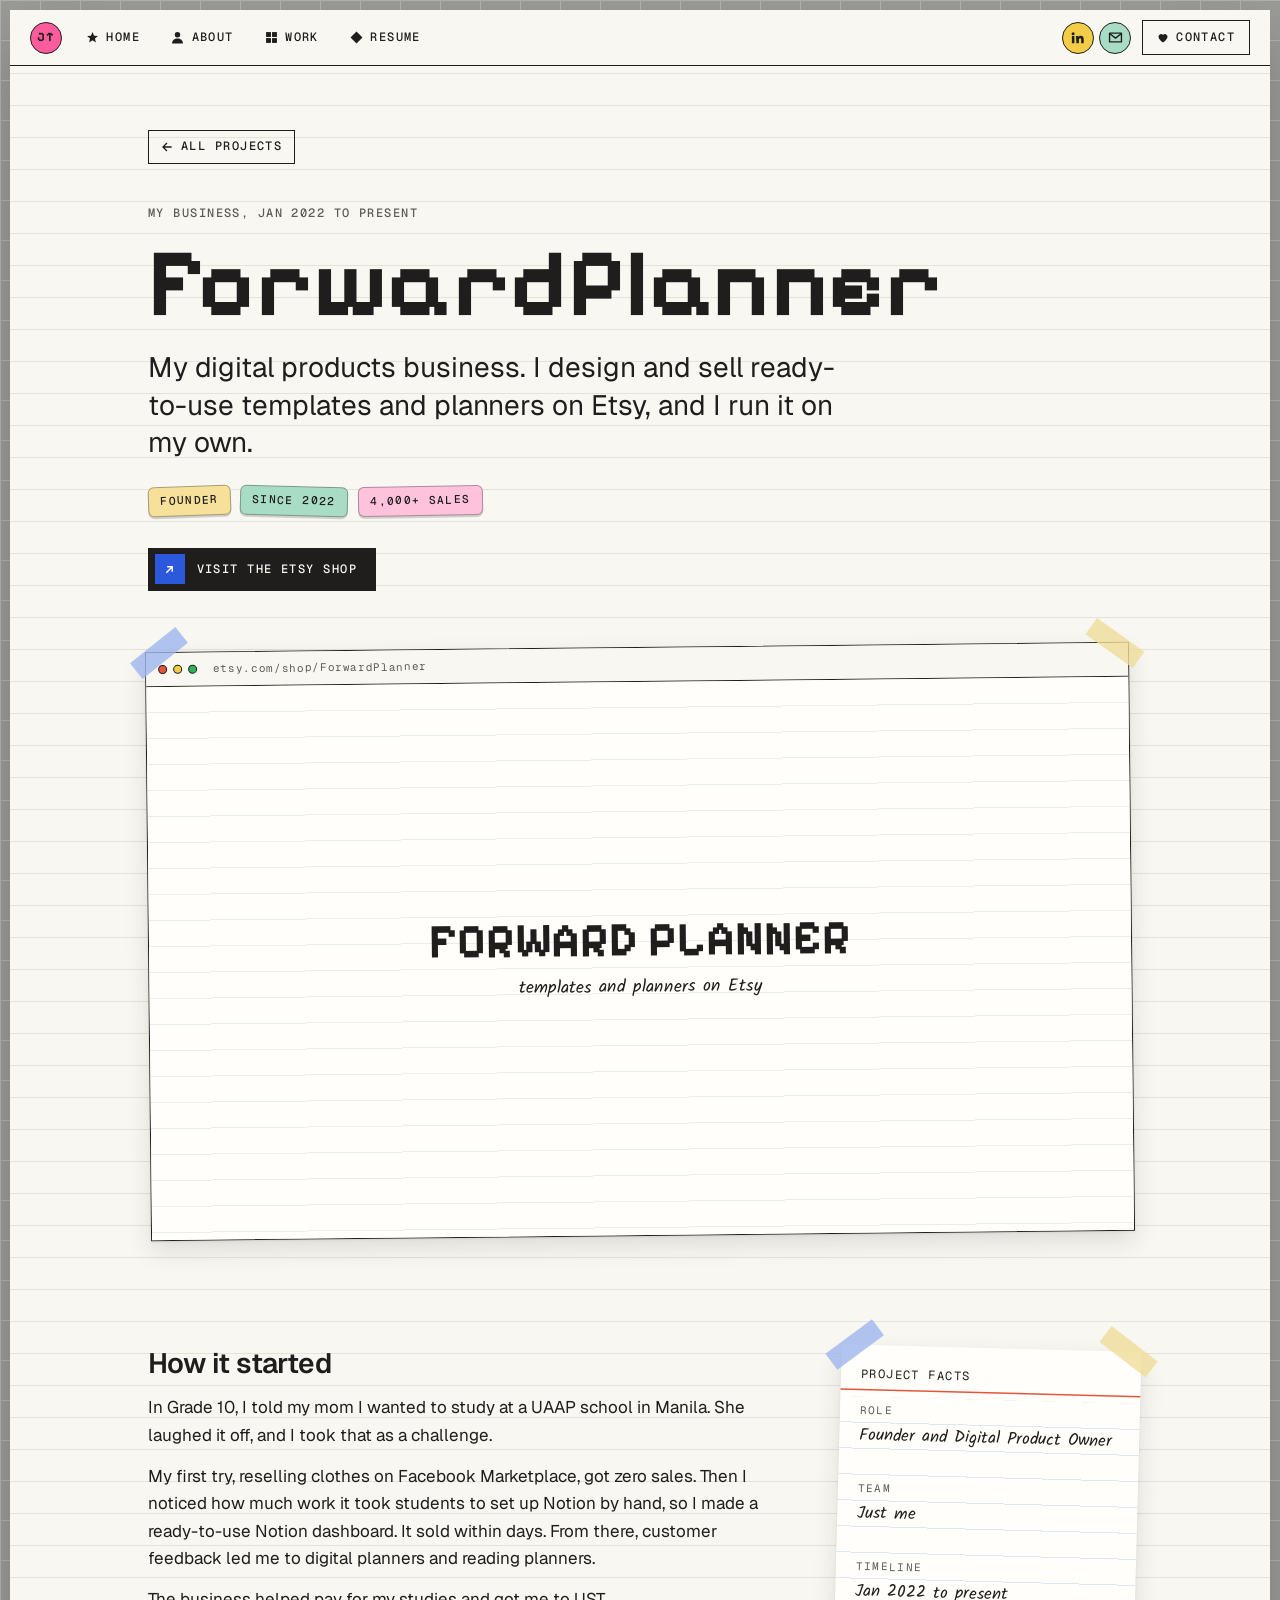
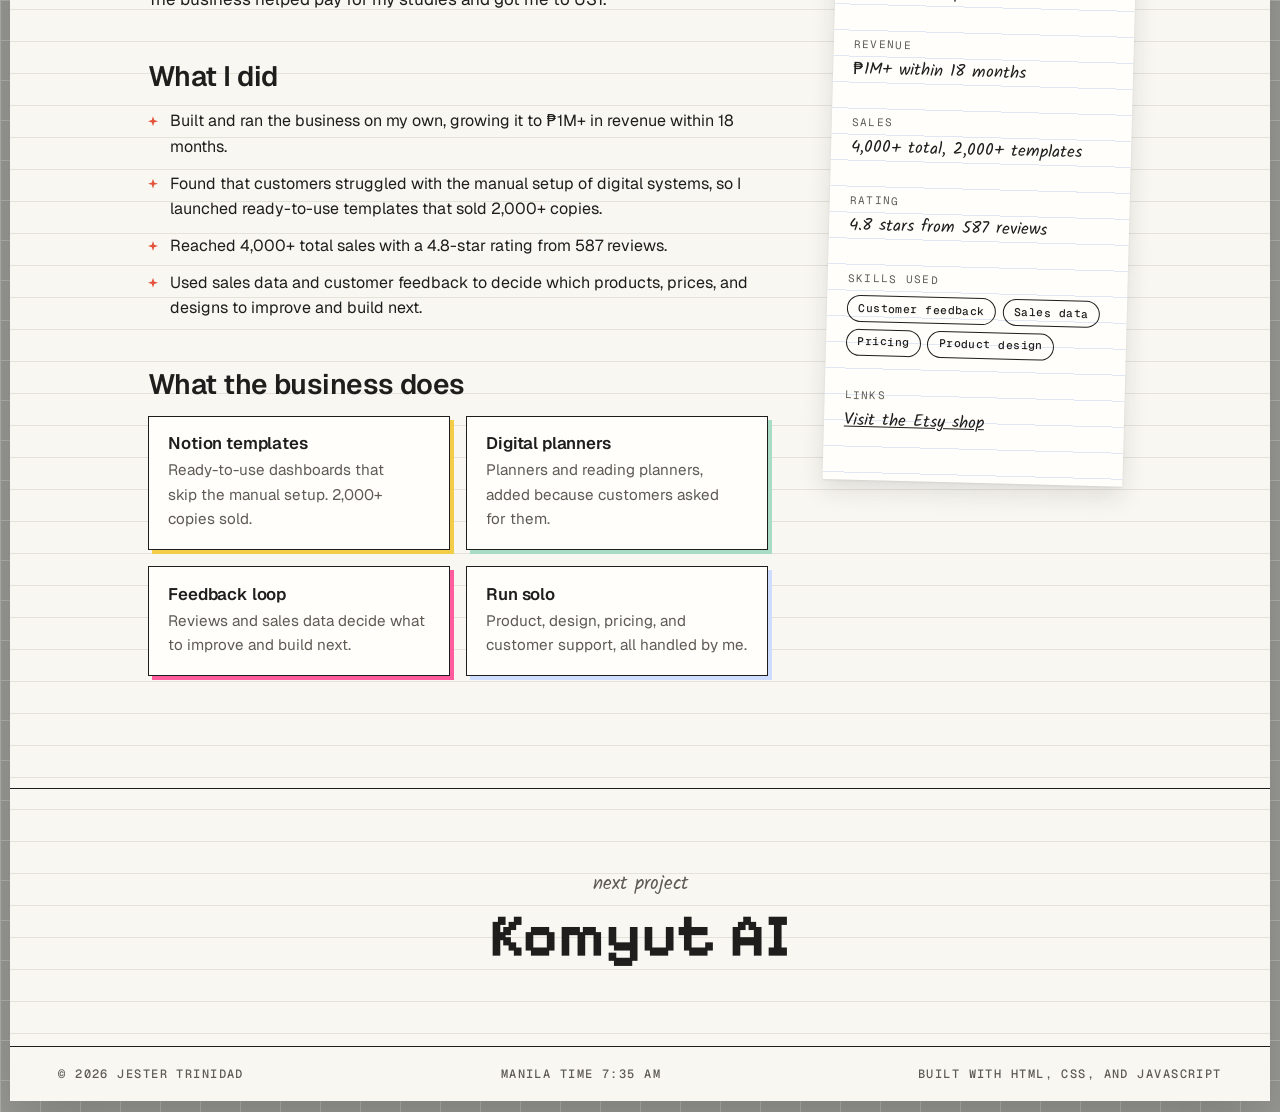
<file: projects/forwardplanner.html>
<!doctype html>
<html lang="en">
<head>
  <meta charset="utf-8">
  <meta name="viewport" content="width=device-width, initial-scale=1">
  <title>ForwardPlanner | Jester Trinidad</title>
  <meta name="description" content="My digital products business. I design and sell ready-to-use templates and planners on Etsy, and I run it on my own.">
  <meta property="og:title" content="ForwardPlanner | Jester Trinidad">
  <meta property="og:description" content="My digital products business. I design and sell ready-to-use templates and planners on Etsy, and I run it on my own.">
  <link rel="icon" href="../assets/favicon.svg" type="image/svg+xml">
  <link rel="preconnect" href="https://fonts.googleapis.com">
  <link rel="preconnect" href="https://fonts.gstatic.com" crossorigin>
  <link href="https://fonts.googleapis.com/css2?family=Courier+Prime:wght@400;700&family=Geist:wght@400;500;600&family=Geist+Mono:wght@500&family=Kalam&family=Pixelify+Sans:wght@700&display=swap" rel="stylesheet">
  <link rel="stylesheet" href="../css/base.css">
  <link rel="stylesheet" href="../css/components.css">
  <link rel="stylesheet" href="../css/pages.css">
  <link rel="stylesheet" href="../css/project.css">
</head>
<body>
  <a class="skip-link" href="#main">Skip to content</a>

  <div class="page">

    <!-- ============ Nav ============ -->
    <header class="nav mono">
      <nav class="nav__left" aria-label="Main">
        <a class="nav__logo" href="../index.html" aria-label="Jester Trinidad, home">JT</a>
        <a class="nav__link" href="../index.html">
          <svg viewBox="0 0 24 24" fill="currentColor" aria-hidden="true"><path d="M12 2l2.9 6.6 7.1.6-5.4 4.7 1.6 7.1L12 17.3 5.8 21l1.6-7.1L2 9.2l7.1-.6z"/></svg>
          <span>Home</span>
        </a>
        <a class="nav__link" href="../index.html#about">
          <svg viewBox="0 0 24 24" fill="currentColor" aria-hidden="true"><circle cx="12" cy="7" r="5"/><path d="M2 23c0-6 4.5-9 10-9s10 3 10 9z"/></svg>
          <span>About</span>
        </a>
        <a class="nav__link" href="../index.html#work">
          <svg viewBox="0 0 24 24" fill="currentColor" aria-hidden="true"><rect x="2" y="2" width="9" height="9"/><rect x="13" y="2" width="9" height="9"/><rect x="2" y="13" width="9" height="9"/><rect x="13" y="13" width="9" height="9"/></svg>
          <span>Work</span>
        </a>
        <a class="nav__link" href="../assets/Jester_Trinidad_Resume.pdf" download>
          <svg viewBox="0 0 24 24" fill="currentColor" aria-hidden="true"><path d="M12 1l11 11-11 11L1 12z"/></svg>
          <span>Resume</span>
        </a>
      </nav>

      <div class="nav__right">
        <a class="icon-btn icon-btn--butter" href="https://www.linkedin.com/in/jester-trinidad-b1739522a" target="_blank" rel="noopener" aria-label="LinkedIn">
          <svg viewBox="0 0 24 24" fill="currentColor" aria-hidden="true"><path d="M4.98 3.5a2.5 2.5 0 1 1 0 5 2.5 2.5 0 0 1 0-5zM3 9.5h4V21H3zM9.5 9.5h3.8v1.6h.05c.53-1 1.84-2.05 3.78-2.05 4.04 0 4.79 2.66 4.79 6.12V21h-4v-5.1c0-1.22-.02-2.78-1.7-2.78-1.7 0-1.96 1.33-1.96 2.7V21h-4z"/></svg>
        </a>
        <a class="icon-btn icon-btn--mint" href="mailto:jstr.contact@gmail.com" aria-label="Email">
          <svg viewBox="0 0 24 24" fill="none" stroke="currentColor" stroke-width="2.2" stroke-linejoin="round" aria-hidden="true"><rect x="2.5" y="5" width="19" height="14"/><path d="M3 6l9 7 9-7"/></svg>
        </a>
        <a class="nav__contact" href="../index.html#contact">
          <svg viewBox="0 0 24 24" fill="currentColor" aria-hidden="true"><path d="M12 21s-9-5.6-9-12a5 5 0 0 1 9-3 5 5 0 0 1 9 3c0 6.4-9 12-9 12z"/></svg>
          Contact
        </a>
      </div>
    </header>

    <main id="main">
      <header class="case__hero">
        <a class="case__back mono" href="../index.html#work">
          <svg viewBox="0 0 24 24" fill="none" stroke="currentColor" stroke-width="2.6" stroke-linecap="square" aria-hidden="true"><path d="M20 12H5M11 5l-7 7 7 7"/></svg>
          All projects
        </a>
        <p class="mono case__meta">My business, Jan 2022 to present</p>
        <h1 class="case__title">ForwardPlanner</h1>
        <p class="case__lede">My digital products business. I design and sell ready-to-use templates and planners on Etsy, and I run it on my own.</p>
        <div class="case__stickers"><span class="sticker sticker--butter" data-drag>Founder</span><span class="sticker sticker--mint" data-drag>Since 2022</span><span class="sticker sticker--pink" data-drag>4,000+ sales</span></div>
        <div class="case__links"><a class="btn" href="https://www.etsy.com/shop/ForwardPlanner" target="_blank" rel="noopener"><span class="btn__icon"><svg viewBox="0 0 24 24" fill="none" stroke="currentColor" stroke-width="2.6" stroke-linecap="square" aria-hidden="true"><path d="M7 17L17 7M9 7h8v8"/></svg></span>Visit the Etsy shop</a></div>
      </header>

      <figure class="case__cover">
        <div class="shot tape "><div class="shot__bar" aria-hidden="true"><span></span><span></span><span></span><span class="shot__url">etsy.com/shop/ForwardPlanner</span></div><div class="shot__cover" style="--cover: var(--card);"><strong>FORWARD PLANNER</strong><span>templates and planners on Etsy</span></div></div>
      </figure>

      <section class="section case__body">
        <div class="case__grid">
          <div class="case__main">
            <h2>How it started</h2>
            <p>In Grade 10, I told my mom I wanted to study at a UAAP school in Manila. She laughed it off, and I took that as a challenge.</p>
            <p>My first try, reselling clothes on Facebook Marketplace, got zero sales. Then I noticed how much work it took students to set up Notion by hand, so I made a ready-to-use Notion dashboard. It sold within days. From there, customer feedback led me to digital planners and reading planners.</p>
            <p>The business helped pay for my studies and got me to UST.</p>

            <h2>What I did</h2>
            <ul class="case__points">
              <li>Built and ran the business on my own, growing it to ₱1M+ in revenue within 18 months.</li>
              <li>Found that customers struggled with the manual setup of digital systems, so I launched ready-to-use templates that sold 2,000+ copies.</li>
              <li>Reached 4,000+ total sales with a 4.8-star rating from 587 reviews.</li>
              <li>Used sales data and customer feedback to decide which products, prices, and designs to improve and build next.</li>
            </ul>

            <h2>What the business does</h2>
            <ul class="features">
              <li class="feature"><h3>Notion templates</h3><p>Ready-to-use dashboards that skip the manual setup. 2,000+ copies sold.</p></li>
              <li class="feature"><h3>Digital planners</h3><p>Planners and reading planners, added because customers asked for them.</p></li>
              <li class="feature"><h3>Feedback loop</h3><p>Reviews and sales data decide what to improve and build next.</p></li>
              <li class="feature"><h3>Run solo</h3><p>Product, design, pricing, and customer support, all handled by me.</p></li>
            </ul>

          </div>

          <aside class="index-card tape case__facts">
            <p class="index-card__title">Project facts</p>
            <dl>
              <dt>Role</dt><dd>Founder and Digital Product Owner</dd><dt>Team</dt><dd>Just me</dd><dt>Timeline</dt><dd>Jan 2022 to present</dd><dt>Revenue</dt><dd>₱1M+ within 18 months</dd><dt>Sales</dt><dd>4,000+ total, 2,000+ templates</dd><dt>Rating</dt><dd>4.8 stars from 587 reviews</dd>
              <dt>Skills used</dt><dd><ul class="tech"><li>Customer feedback</li><li>Sales data</li><li>Pricing</li><li>Product design</li></ul></dd>
              <dt>Links</dt><dd><a href="https://www.etsy.com/shop/ForwardPlanner" target="_blank" rel="noopener">Visit the Etsy shop</a></dd>
            </dl>
          </aside>
        </div>
      </section>

      <a class="case__next" href="komyut-ai.html">
        <span class="hand">next project</span><br>
        <strong>Komyut AI</strong>
      </a>
    </main>

    <footer class="footer mono">
      <span>&copy; <span data-year>2026</span> Jester Trinidad</span>
      <span>Manila time <time data-clock>PH</time></span>
      <span>Built with HTML, CSS, and JavaScript</span>
    </footer>
  </div>

  <div class="toast" role="status" aria-live="polite"></div>

  <script src="../js/main.js" defer></script>
</body>
</html>
</file>
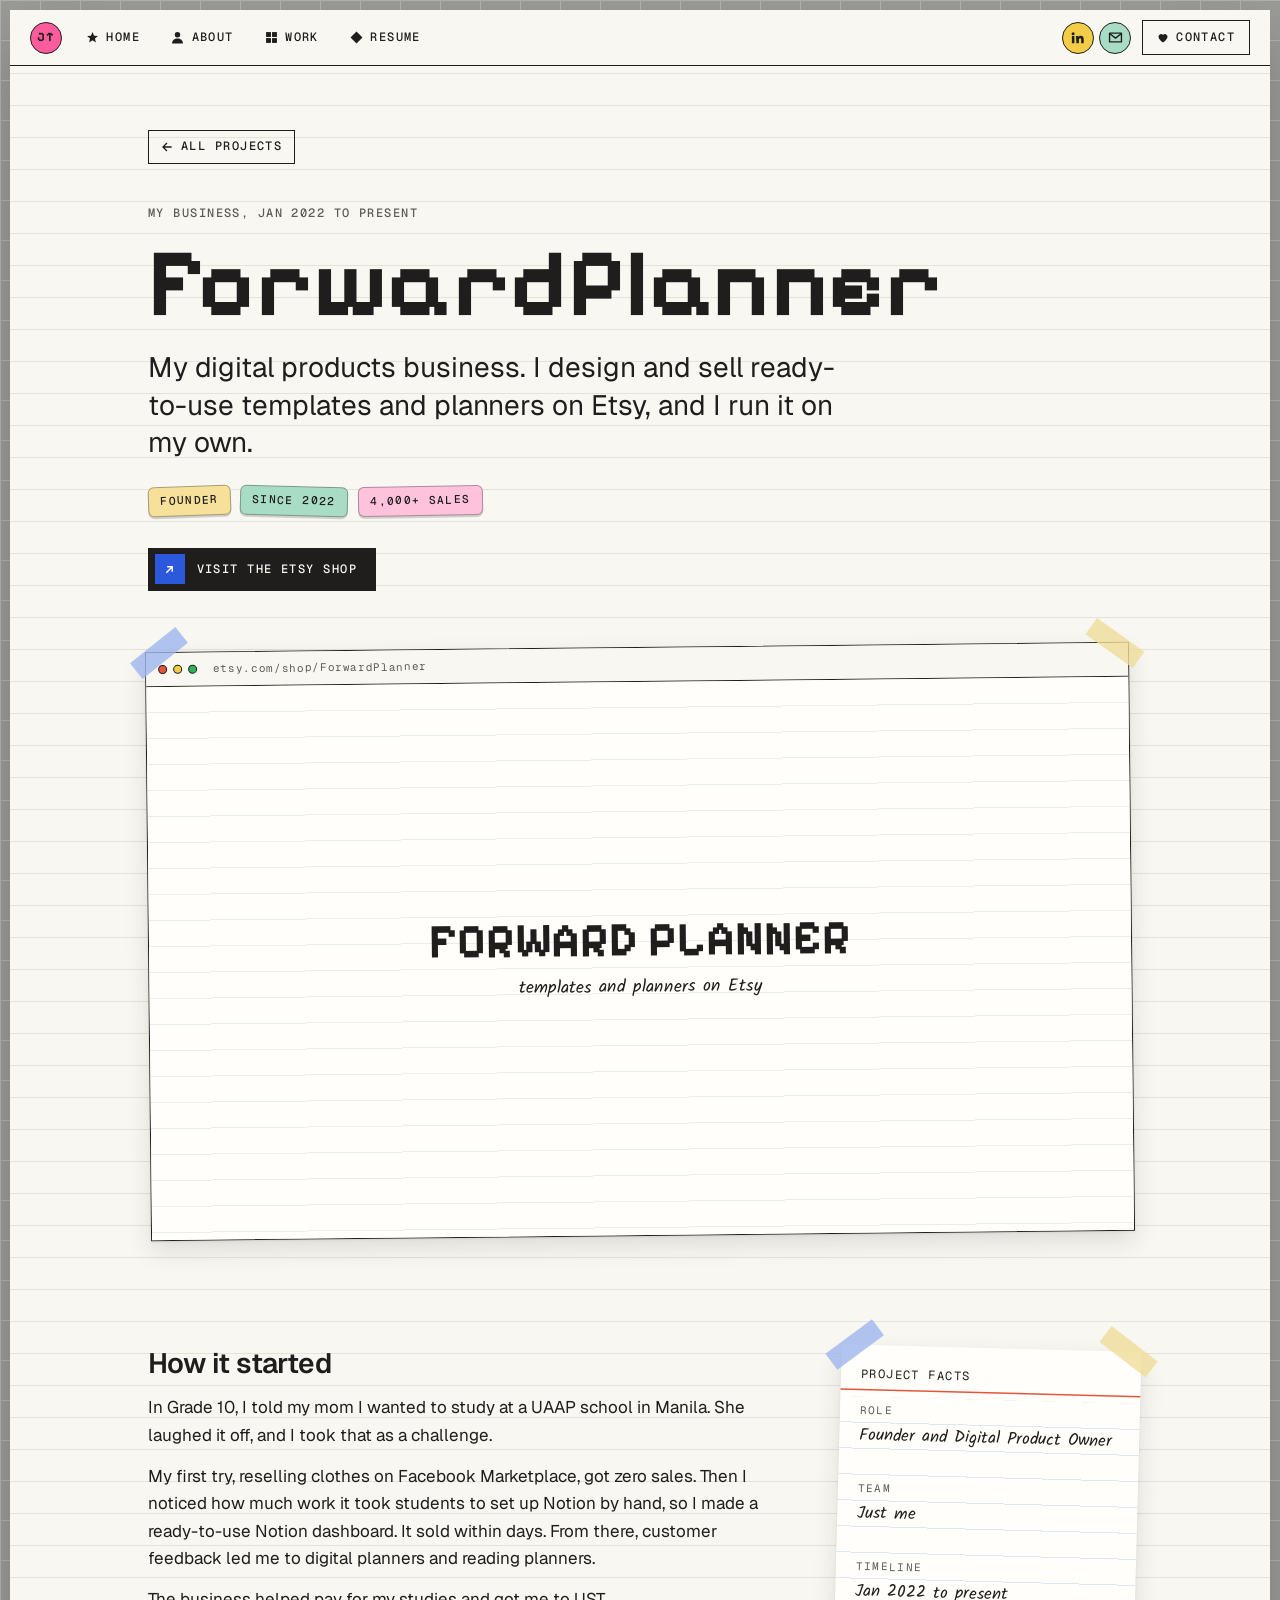
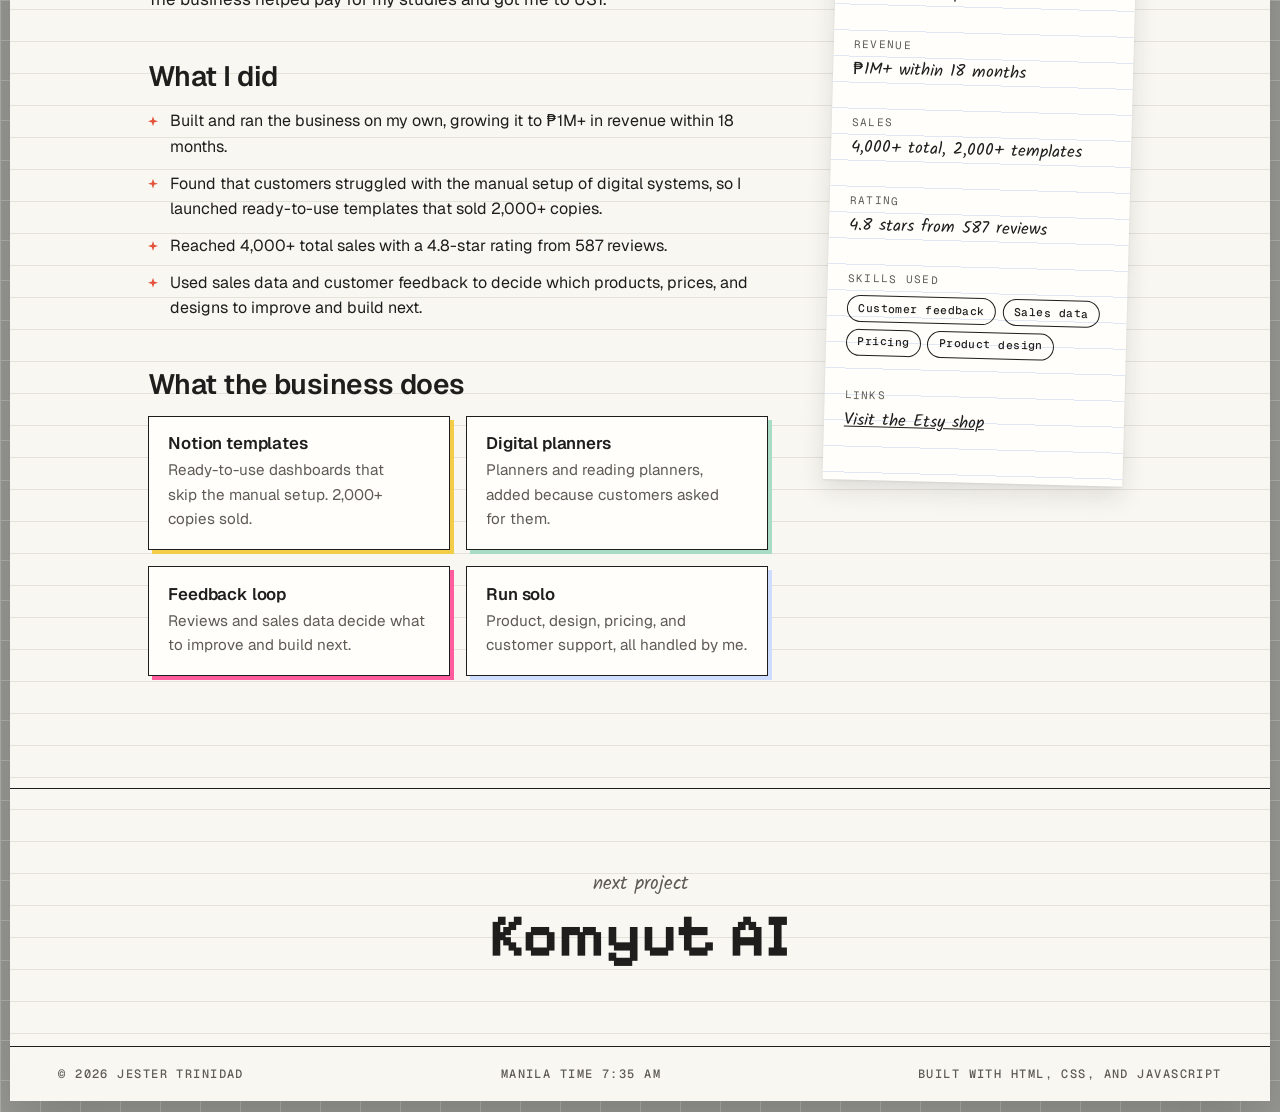
<file: projects/just-elias.html>
<!doctype html>
<html lang="en">
<head>
  <meta charset="utf-8">
  <title>ForwardPlanner | Jester Trinidad</title>
  <meta http-equiv="refresh" content="0; url=forwardplanner.html">
  <link rel="canonical" href="forwardplanner.html">
</head>
<body>
  <p>This page moved to <a href="forwardplanner.html">ForwardPlanner</a>.</p>
</body>
</html>
</file>
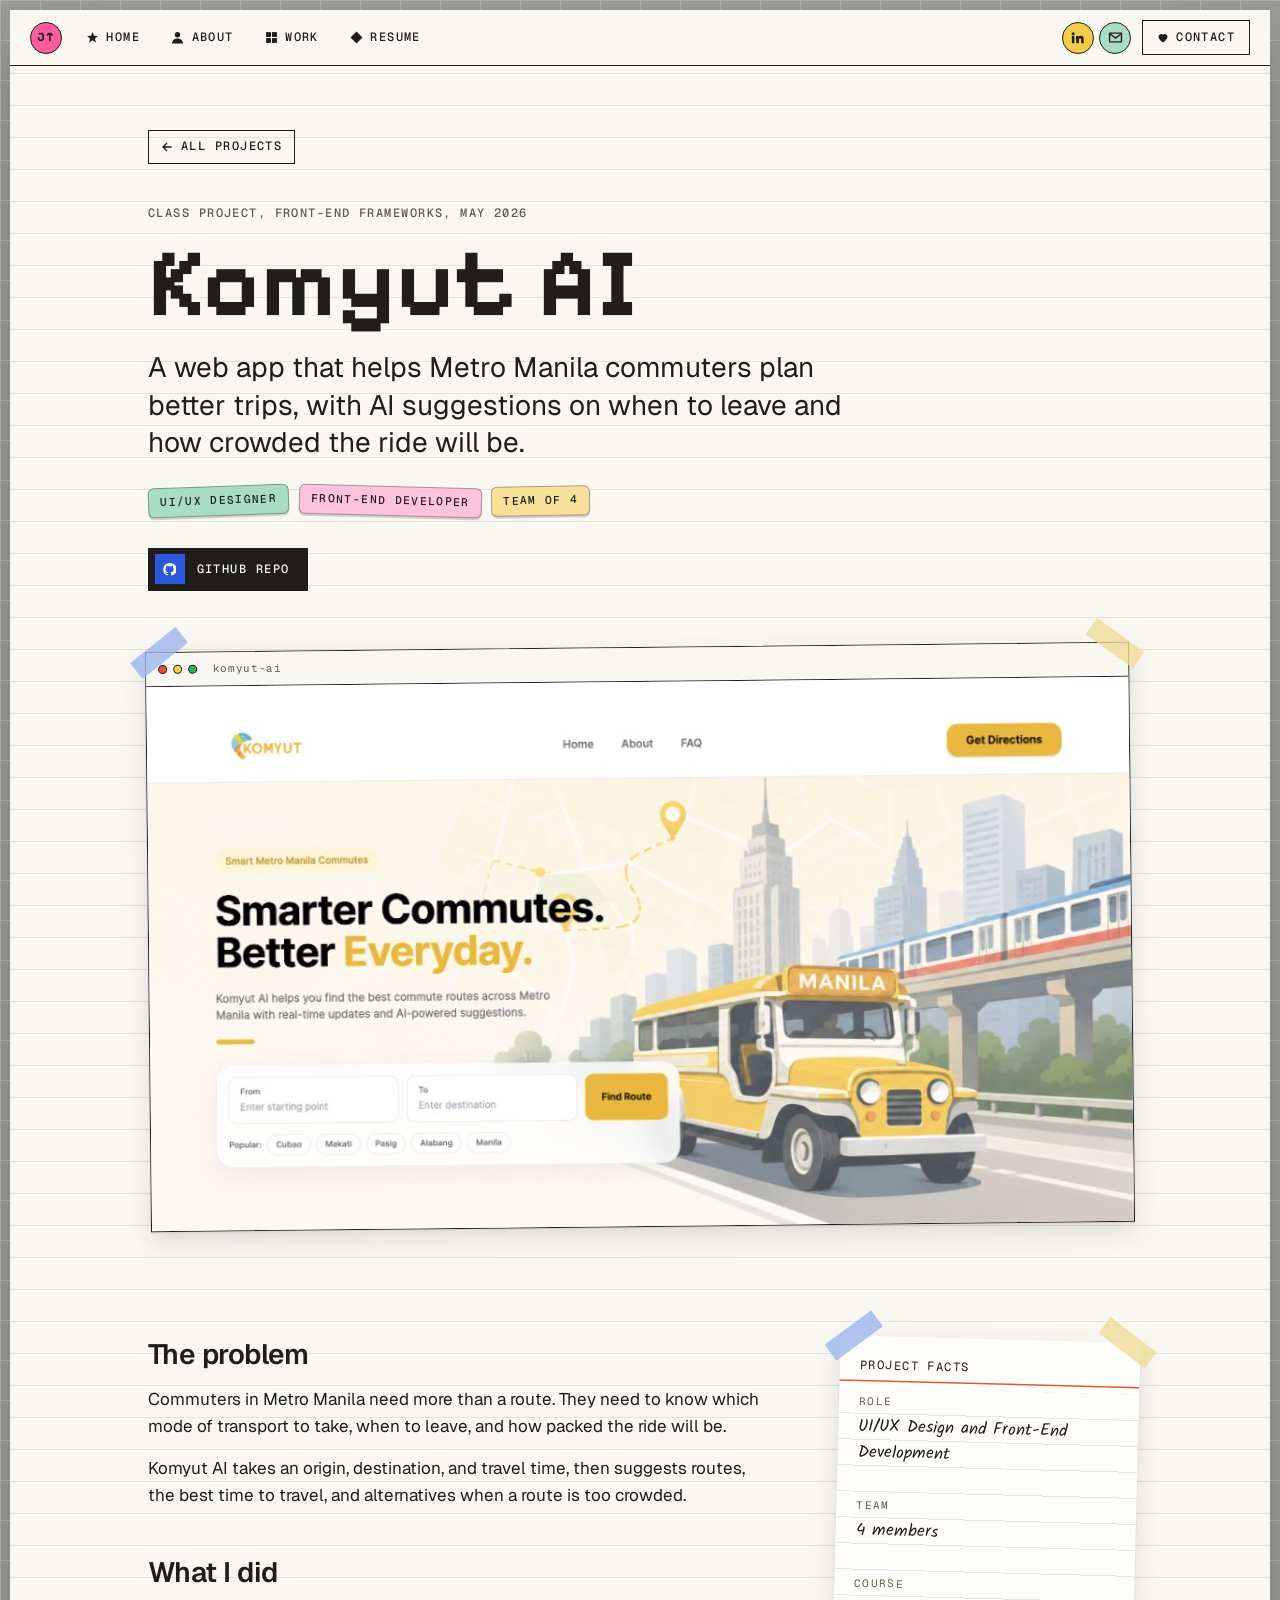
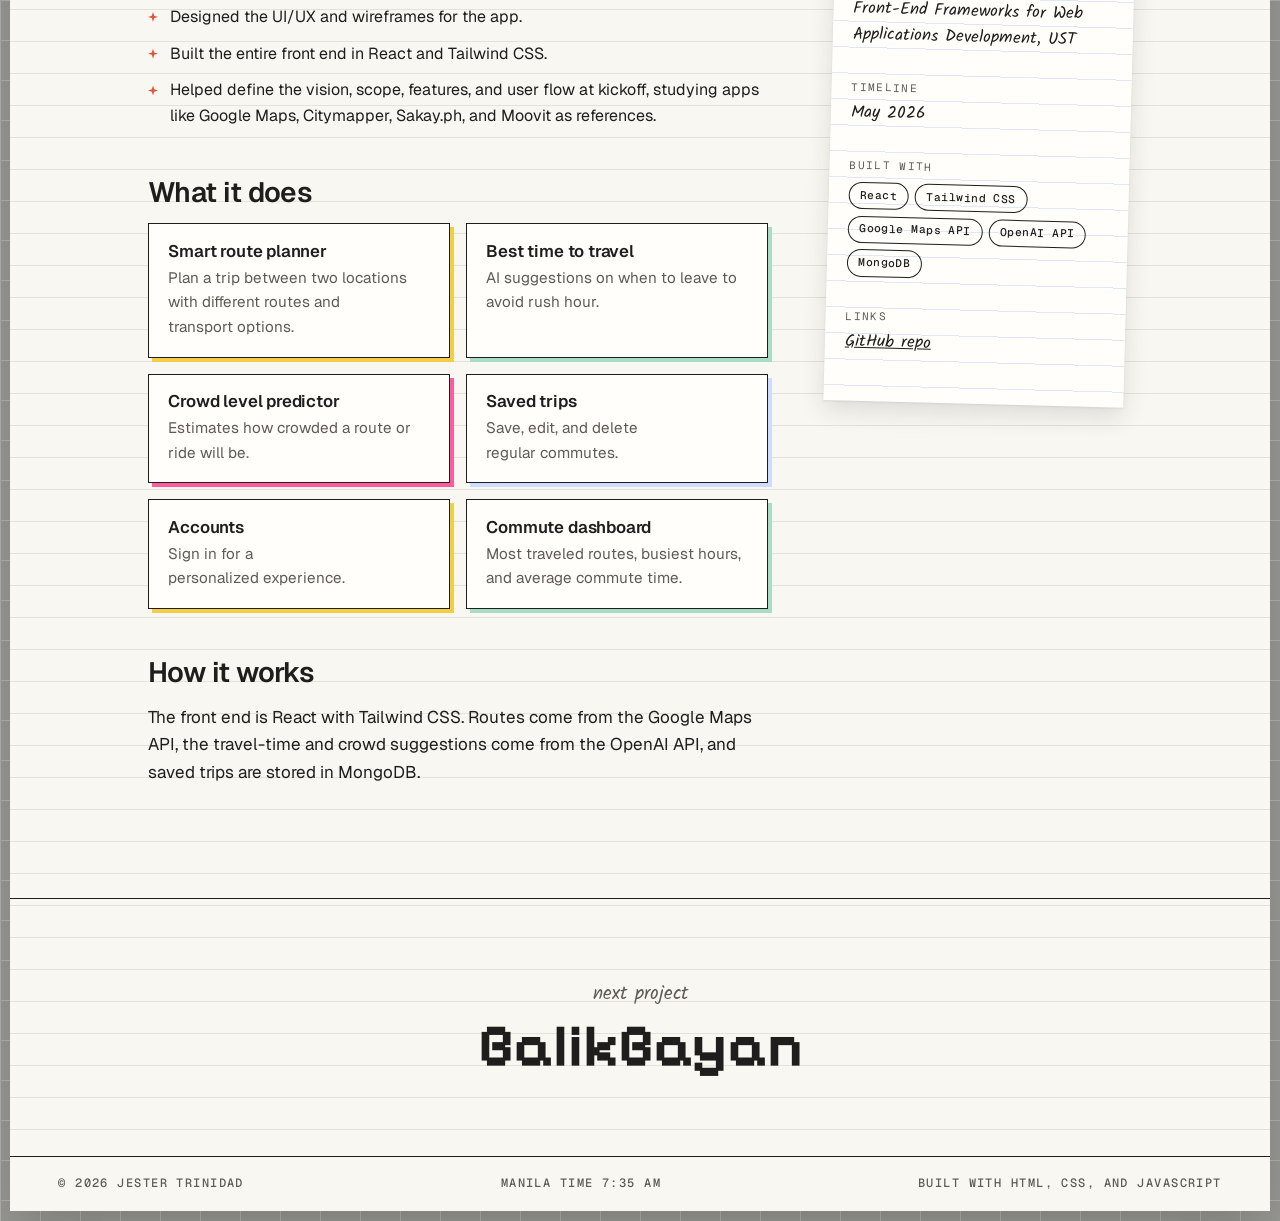
<file: projects/komyut-ai.html>
<!doctype html>
<html lang="en">
<head>
  <meta charset="utf-8">
  <meta name="viewport" content="width=device-width, initial-scale=1">
  <title>Komyut AI | Jester Trinidad</title>
  <meta name="description" content="A web app that helps Metro Manila commuters plan better trips, with AI suggestions on when to leave and how crowded the ride will be.">
  <meta property="og:title" content="Komyut AI | Jester Trinidad">
  <meta property="og:description" content="A web app that helps Metro Manila commuters plan better trips, with AI suggestions on when to leave and how crowded the ride will be.">
  <link rel="icon" href="../assets/favicon.svg" type="image/svg+xml">
  <link rel="preconnect" href="https://fonts.googleapis.com">
  <link rel="preconnect" href="https://fonts.gstatic.com" crossorigin>
  <link href="https://fonts.googleapis.com/css2?family=Courier+Prime:wght@400;700&family=Geist:wght@400;500;600&family=Geist+Mono:wght@500&family=Kalam&family=Pixelify+Sans:wght@700&display=swap" rel="stylesheet">
  <link rel="stylesheet" href="../css/base.css">
  <link rel="stylesheet" href="../css/components.css">
  <link rel="stylesheet" href="../css/pages.css">
  <link rel="stylesheet" href="../css/project.css">
</head>
<body>
  <a class="skip-link" href="#main">Skip to content</a>

  <div class="page">

    <!-- ============ Nav ============ -->
    <header class="nav mono">
      <nav class="nav__left" aria-label="Main">
        <a class="nav__logo" href="../index.html" aria-label="Jester Trinidad, home">JT</a>
        <a class="nav__link" href="../index.html">
          <svg viewBox="0 0 24 24" fill="currentColor" aria-hidden="true"><path d="M12 2l2.9 6.6 7.1.6-5.4 4.7 1.6 7.1L12 17.3 5.8 21l1.6-7.1L2 9.2l7.1-.6z"/></svg>
          <span>Home</span>
        </a>
        <a class="nav__link" href="../index.html#about">
          <svg viewBox="0 0 24 24" fill="currentColor" aria-hidden="true"><circle cx="12" cy="7" r="5"/><path d="M2 23c0-6 4.5-9 10-9s10 3 10 9z"/></svg>
          <span>About</span>
        </a>
        <a class="nav__link" href="../index.html#work">
          <svg viewBox="0 0 24 24" fill="currentColor" aria-hidden="true"><rect x="2" y="2" width="9" height="9"/><rect x="13" y="2" width="9" height="9"/><rect x="2" y="13" width="9" height="9"/><rect x="13" y="13" width="9" height="9"/></svg>
          <span>Work</span>
        </a>
        <a class="nav__link" href="../assets/Jester_Trinidad_Resume.pdf" download>
          <svg viewBox="0 0 24 24" fill="currentColor" aria-hidden="true"><path d="M12 1l11 11-11 11L1 12z"/></svg>
          <span>Resume</span>
        </a>
      </nav>

      <div class="nav__right">
        <a class="icon-btn icon-btn--butter" href="https://www.linkedin.com/in/jester-trinidad-b1739522a" target="_blank" rel="noopener" aria-label="LinkedIn">
          <svg viewBox="0 0 24 24" fill="currentColor" aria-hidden="true"><path d="M4.98 3.5a2.5 2.5 0 1 1 0 5 2.5 2.5 0 0 1 0-5zM3 9.5h4V21H3zM9.5 9.5h3.8v1.6h.05c.53-1 1.84-2.05 3.78-2.05 4.04 0 4.79 2.66 4.79 6.12V21h-4v-5.1c0-1.22-.02-2.78-1.7-2.78-1.7 0-1.96 1.33-1.96 2.7V21h-4z"/></svg>
        </a>
        <a class="icon-btn icon-btn--mint" href="mailto:jstr.contact@gmail.com" aria-label="Email">
          <svg viewBox="0 0 24 24" fill="none" stroke="currentColor" stroke-width="2.2" stroke-linejoin="round" aria-hidden="true"><rect x="2.5" y="5" width="19" height="14"/><path d="M3 6l9 7 9-7"/></svg>
        </a>
        <a class="nav__contact" href="../index.html#contact">
          <svg viewBox="0 0 24 24" fill="currentColor" aria-hidden="true"><path d="M12 21s-9-5.6-9-12a5 5 0 0 1 9-3 5 5 0 0 1 9 3c0 6.4-9 12-9 12z"/></svg>
          Contact
        </a>
      </div>
    </header>

    <main id="main">
      <header class="case__hero">
        <a class="case__back mono" href="../index.html#work">
          <svg viewBox="0 0 24 24" fill="none" stroke="currentColor" stroke-width="2.6" stroke-linecap="square" aria-hidden="true"><path d="M20 12H5M11 5l-7 7 7 7"/></svg>
          All projects
        </a>
        <p class="mono case__meta">Class project, Front-End Frameworks, May 2026</p>
        <h1 class="case__title">Komyut AI</h1>
        <p class="case__lede">A web app that helps Metro Manila commuters plan better trips, with AI suggestions on when to leave and how crowded the ride will be.</p>
        <div class="case__stickers"><span class="sticker sticker--mint" data-drag>UI/UX Designer</span><span class="sticker sticker--pink" data-drag>Front-End Developer</span><span class="sticker sticker--butter" data-drag>Team of 4</span></div>
        <div class="case__links"><a class="btn" href="https://github.com/jstrtrinidad/komyut-ai" target="_blank" rel="noopener"><span class="btn__icon"><svg viewBox="0 0 24 24" fill="currentColor" aria-hidden="true"><path d="M12 .5a11.5 11.5 0 0 0-3.6 22.4c.6.1.8-.3.8-.6v-2c-3.2.7-3.9-1.4-3.9-1.4-.5-1.3-1.3-1.7-1.3-1.7-1-.7.1-.7.1-.7 1.2.1 1.8 1.2 1.8 1.2 1 1.8 2.7 1.3 3.4 1 .1-.8.4-1.3.7-1.6-2.6-.3-5.3-1.3-5.3-5.7 0-1.3.5-2.3 1.2-3.1-.1-.3-.5-1.5.1-3.2 0 0 1-.3 3.3 1.2a11.4 11.4 0 0 1 6 0C17.3 4.8 18.3 5.1 18.3 5.1c.6 1.7.2 2.9.1 3.2.8.8 1.2 1.9 1.2 3.1 0 4.4-2.7 5.4-5.3 5.7.4.4.8 1.1.8 2.2v3.3c0 .3.2.7.8.6A11.5 11.5 0 0 0 12 .5z"/></svg></span>GitHub repo</a></div>
      </header>

      <figure class="case__cover">
        <div class="shot tape "><div class="shot__bar" aria-hidden="true"><span></span><span></span><span></span><span class="shot__url">komyut-ai</span></div><img src="../assets/images/projects/komyut-ai.jpg" alt="Komyut AI landing page with the headline Smarter Commutes. Better Everyday., a route search form, and an illustration of a yellow jeepney in Manila" loading="lazy"></div>
      </figure>

      <section class="section case__body">
        <div class="case__grid">
          <div class="case__main">
            <h2>The problem</h2>
            <p>Commuters in Metro Manila need more than a route. They need to know which mode of transport to take, when to leave, and how packed the ride will be.</p>
            <p>Komyut AI takes an origin, destination, and travel time, then suggests routes, the best time to travel, and alternatives when a route is too crowded.</p>

            <h2>What I did</h2>
            <ul class="case__points">
              <li>Designed the UI/UX and wireframes for the app.</li>
              <li>Built the entire front end in React and Tailwind CSS.</li>
              <li>Helped define the vision, scope, features, and user flow at kickoff, studying apps like Google Maps, Citymapper, Sakay.ph, and Moovit as references.</li>
            </ul>

            <h2>What it does</h2>
            <ul class="features">
              <li class="feature"><h3>Smart route planner</h3><p>Plan a trip between two locations with different routes and transport options.</p></li>
              <li class="feature"><h3>Best time to travel</h3><p>AI suggestions on when to leave to avoid rush hour.</p></li>
              <li class="feature"><h3>Crowd level predictor</h3><p>Estimates how crowded a route or ride will be.</p></li>
              <li class="feature"><h3>Saved trips</h3><p>Save, edit, and delete regular commutes.</p></li>
              <li class="feature"><h3>Accounts</h3><p>Sign in for a personalized experience.</p></li>
              <li class="feature"><h3>Commute dashboard</h3><p>Most traveled routes, busiest hours, and average commute time.</p></li>
            </ul>

            <h2>How it works</h2>
            <p>The front end is React with Tailwind CSS. Routes come from the Google Maps API, the travel-time and crowd suggestions come from the OpenAI API, and saved trips are stored in MongoDB.</p>
          </div>

          <aside class="index-card tape case__facts">
            <p class="index-card__title">Project facts</p>
            <dl>
              <dt>Role</dt><dd>UI/UX Design and Front-End Development</dd><dt>Team</dt><dd>4 members</dd><dt>Course</dt><dd>Front-End Frameworks for Web Applications Development, UST</dd><dt>Timeline</dt><dd>May 2026</dd>
              <dt>Built with</dt><dd><ul class="tech"><li>React</li><li>Tailwind CSS</li><li>Google Maps API</li><li>OpenAI API</li><li>MongoDB</li></ul></dd>
              <dt>Links</dt><dd><a href="https://github.com/jstrtrinidad/komyut-ai" target="_blank" rel="noopener">GitHub repo</a></dd>
            </dl>
          </aside>
        </div>
      </section>

      <a class="case__next" href="balikbayan.html">
        <span class="hand">next project</span><br>
        <strong>BalikBayan</strong>
      </a>
    </main>

    <footer class="footer mono">
      <span>&copy; <span data-year>2026</span> Jester Trinidad</span>
      <span>Manila time <time data-clock>PH</time></span>
      <span>Built with HTML, CSS, and JavaScript</span>
    </footer>
  </div>

  <div class="toast" role="status" aria-live="polite"></div>

  <script src="../js/main.js" defer></script>
</body>
</html>
</file>
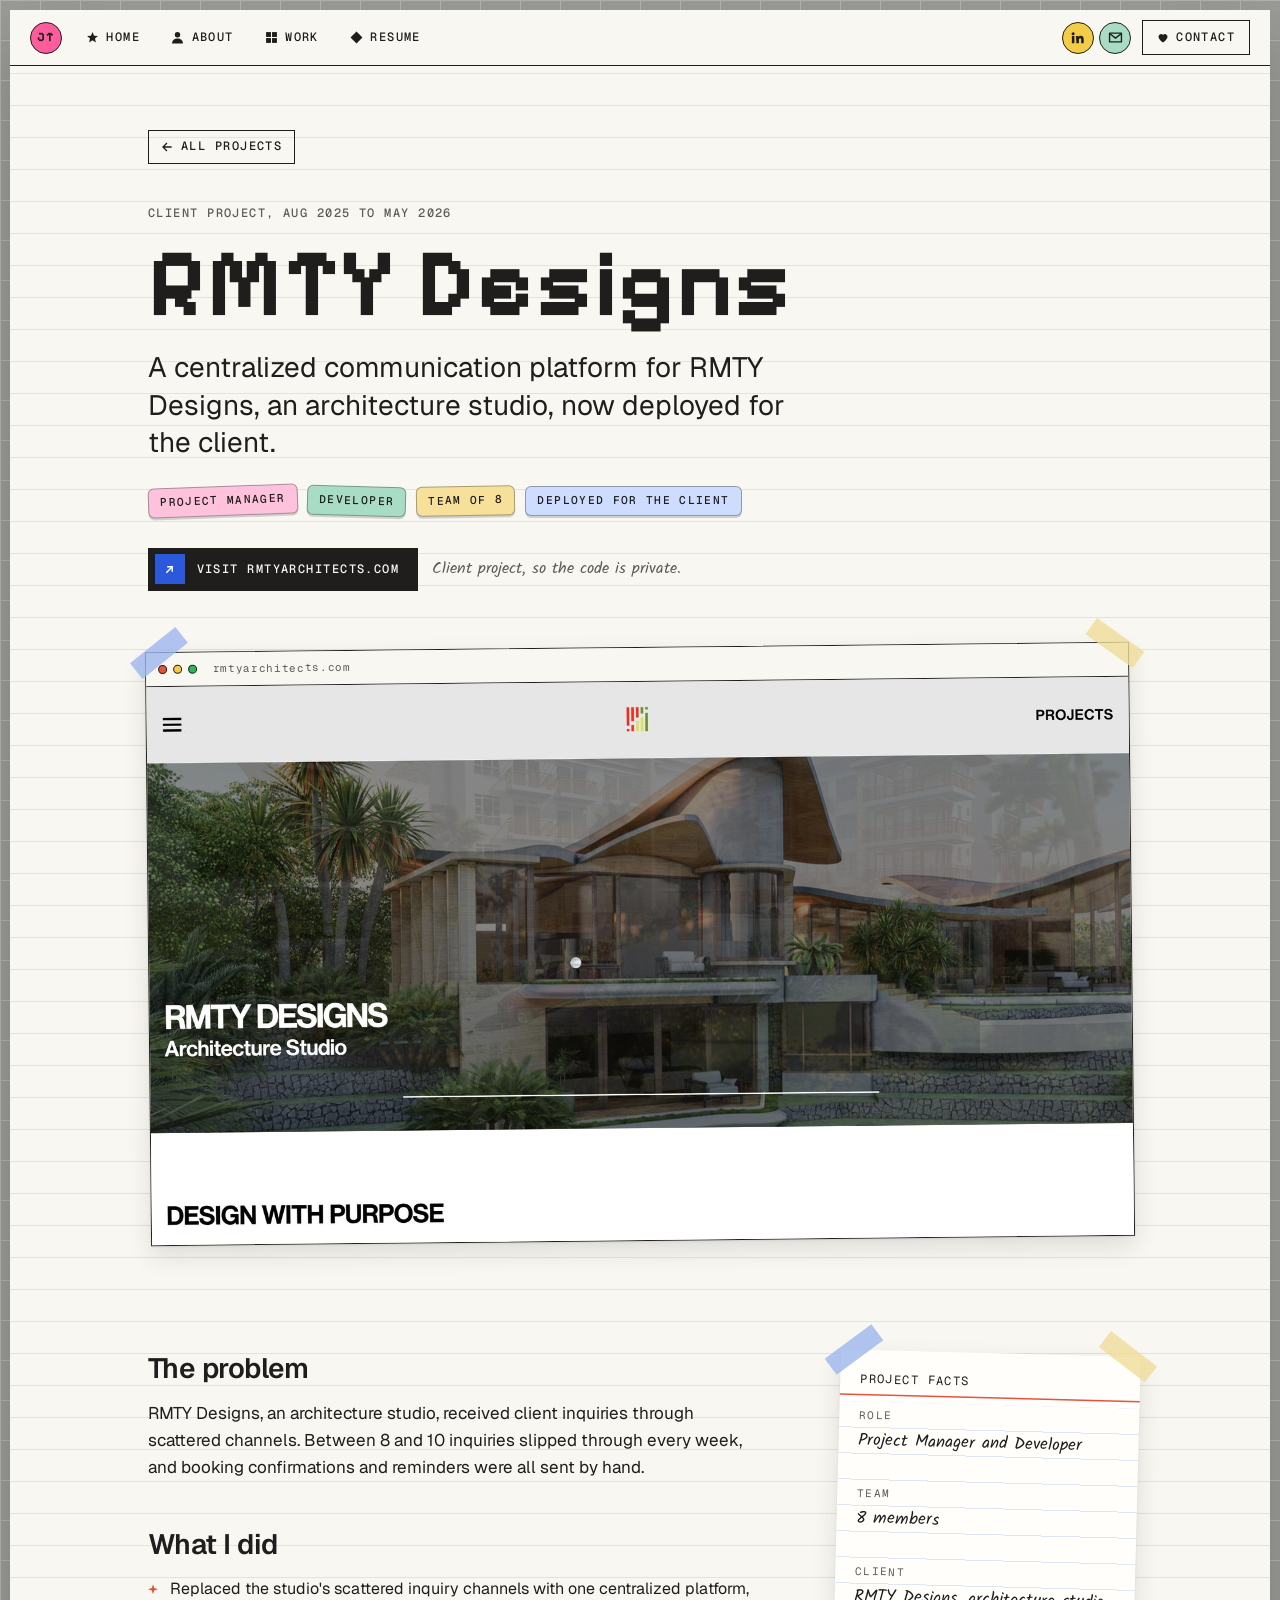
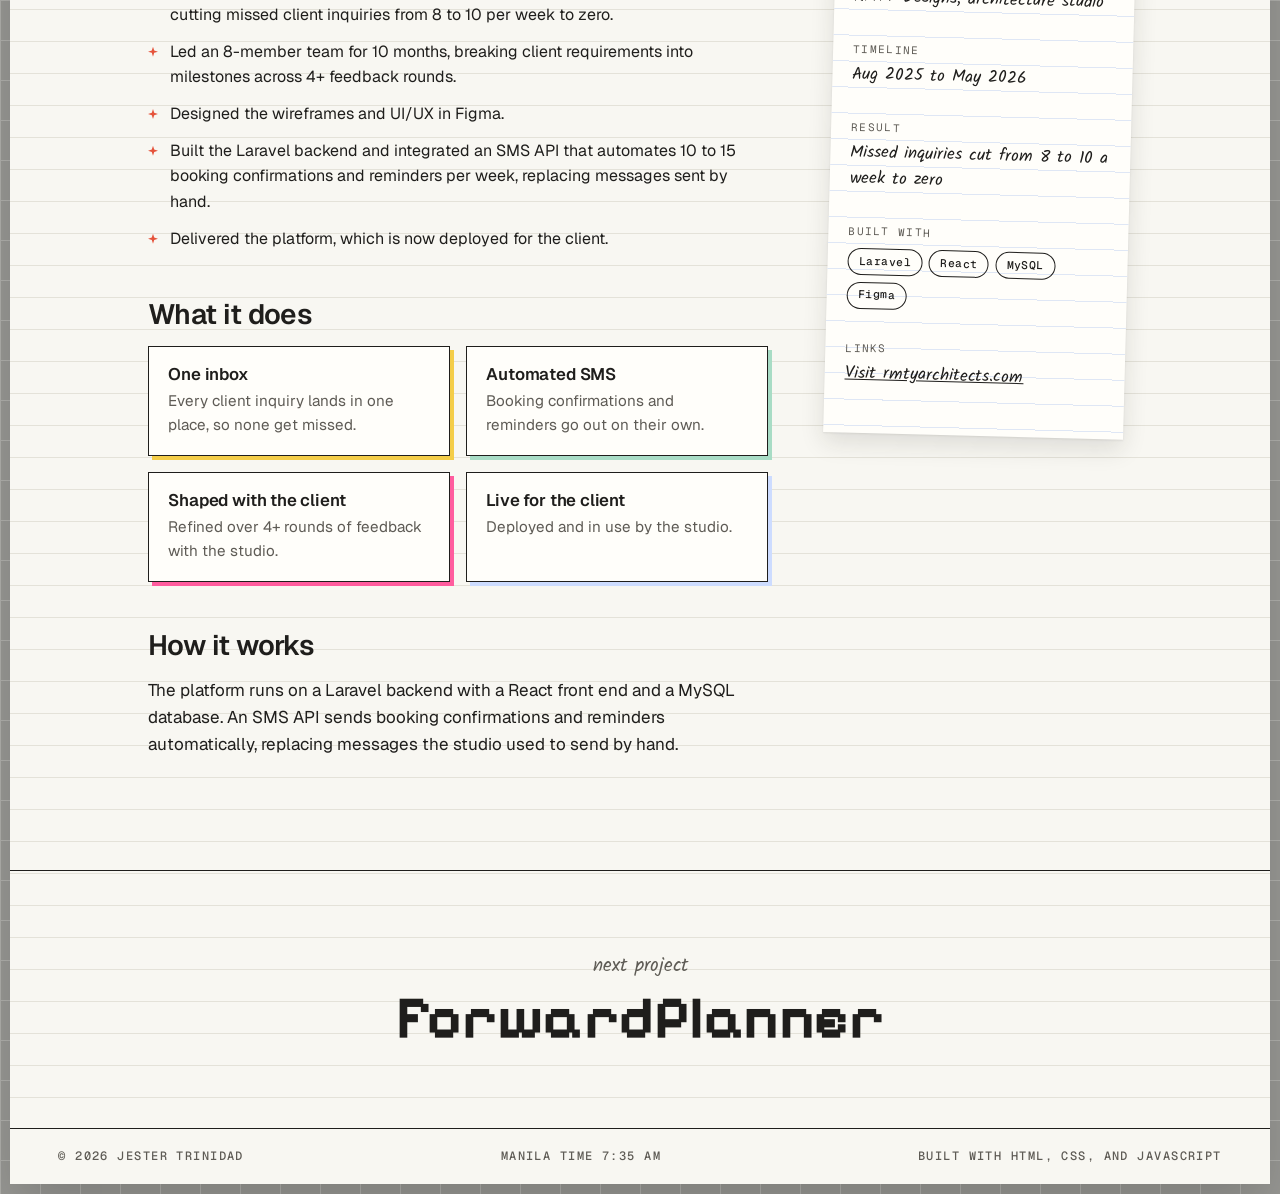
<file: projects/rmty-designs.html>
<!doctype html>
<html lang="en">
<head>
  <meta charset="utf-8">
  <meta name="viewport" content="width=device-width, initial-scale=1">
  <title>RMTY Designs | Jester Trinidad</title>
  <meta name="description" content="A centralized communication platform for RMTY Designs, an architecture studio, now deployed for the client.">
  <meta property="og:title" content="RMTY Designs | Jester Trinidad">
  <meta property="og:description" content="A centralized communication platform for RMTY Designs, an architecture studio, now deployed for the client.">
  <link rel="icon" href="../assets/favicon.svg" type="image/svg+xml">
  <link rel="preconnect" href="https://fonts.googleapis.com">
  <link rel="preconnect" href="https://fonts.gstatic.com" crossorigin>
  <link href="https://fonts.googleapis.com/css2?family=Courier+Prime:wght@400;700&family=Geist:wght@400;500;600&family=Geist+Mono:wght@500&family=Kalam&family=Pixelify+Sans:wght@700&display=swap" rel="stylesheet">
  <link rel="stylesheet" href="../css/base.css">
  <link rel="stylesheet" href="../css/components.css">
  <link rel="stylesheet" href="../css/pages.css">
  <link rel="stylesheet" href="../css/project.css">
</head>
<body>
  <a class="skip-link" href="#main">Skip to content</a>

  <div class="page">

    <!-- ============ Nav ============ -->
    <header class="nav mono">
      <nav class="nav__left" aria-label="Main">
        <a class="nav__logo" href="../index.html" aria-label="Jester Trinidad, home">JT</a>
        <a class="nav__link" href="../index.html">
          <svg viewBox="0 0 24 24" fill="currentColor" aria-hidden="true"><path d="M12 2l2.9 6.6 7.1.6-5.4 4.7 1.6 7.1L12 17.3 5.8 21l1.6-7.1L2 9.2l7.1-.6z"/></svg>
          <span>Home</span>
        </a>
        <a class="nav__link" href="../index.html#about">
          <svg viewBox="0 0 24 24" fill="currentColor" aria-hidden="true"><circle cx="12" cy="7" r="5"/><path d="M2 23c0-6 4.5-9 10-9s10 3 10 9z"/></svg>
          <span>About</span>
        </a>
        <a class="nav__link" href="../index.html#work">
          <svg viewBox="0 0 24 24" fill="currentColor" aria-hidden="true"><rect x="2" y="2" width="9" height="9"/><rect x="13" y="2" width="9" height="9"/><rect x="2" y="13" width="9" height="9"/><rect x="13" y="13" width="9" height="9"/></svg>
          <span>Work</span>
        </a>
        <a class="nav__link" href="../assets/Jester_Trinidad_Resume.pdf" download>
          <svg viewBox="0 0 24 24" fill="currentColor" aria-hidden="true"><path d="M12 1l11 11-11 11L1 12z"/></svg>
          <span>Resume</span>
        </a>
      </nav>

      <div class="nav__right">
        <a class="icon-btn icon-btn--butter" href="https://www.linkedin.com/in/jester-trinidad-b1739522a" target="_blank" rel="noopener" aria-label="LinkedIn">
          <svg viewBox="0 0 24 24" fill="currentColor" aria-hidden="true"><path d="M4.98 3.5a2.5 2.5 0 1 1 0 5 2.5 2.5 0 0 1 0-5zM3 9.5h4V21H3zM9.5 9.5h3.8v1.6h.05c.53-1 1.84-2.05 3.78-2.05 4.04 0 4.79 2.66 4.79 6.12V21h-4v-5.1c0-1.22-.02-2.78-1.7-2.78-1.7 0-1.96 1.33-1.96 2.7V21h-4z"/></svg>
        </a>
        <a class="icon-btn icon-btn--mint" href="mailto:jstr.contact@gmail.com" aria-label="Email">
          <svg viewBox="0 0 24 24" fill="none" stroke="currentColor" stroke-width="2.2" stroke-linejoin="round" aria-hidden="true"><rect x="2.5" y="5" width="19" height="14"/><path d="M3 6l9 7 9-7"/></svg>
        </a>
        <a class="nav__contact" href="../index.html#contact">
          <svg viewBox="0 0 24 24" fill="currentColor" aria-hidden="true"><path d="M12 21s-9-5.6-9-12a5 5 0 0 1 9-3 5 5 0 0 1 9 3c0 6.4-9 12-9 12z"/></svg>
          Contact
        </a>
      </div>
    </header>

    <main id="main">
      <header class="case__hero">
        <a class="case__back mono" href="../index.html#work">
          <svg viewBox="0 0 24 24" fill="none" stroke="currentColor" stroke-width="2.6" stroke-linecap="square" aria-hidden="true"><path d="M20 12H5M11 5l-7 7 7 7"/></svg>
          All projects
        </a>
        <p class="mono case__meta">Client project, Aug 2025 to May 2026</p>
        <h1 class="case__title">RMTY Designs</h1>
        <p class="case__lede">A centralized communication platform for RMTY Designs, an architecture studio, now deployed for the client.</p>
        <div class="case__stickers"><span class="sticker sticker--pink" data-drag>Project Manager</span><span class="sticker sticker--mint" data-drag>Developer</span><span class="sticker sticker--butter" data-drag>Team of 8</span><span class="sticker sticker--sky" data-drag>Deployed for the client</span></div>
        <div class="case__links"><a class="btn" href="https://rmtyarchitects.com/" target="_blank" rel="noopener"><span class="btn__icon"><svg viewBox="0 0 24 24" fill="none" stroke="currentColor" stroke-width="2.6" stroke-linecap="square" aria-hidden="true"><path d="M7 17L17 7M9 7h8v8"/></svg></span>Visit rmtyarchitects.com</a><p class="case__note">Client project, so the code is private.</p></div>
      </header>

      <figure class="case__cover">
        <div class="shot tape "><div class="shot__bar" aria-hidden="true"><span></span><span></span><span></span><span class="shot__url">rmtyarchitects.com</span></div><img src="../assets/images/projects/rmty.jpg" alt="RMTY Designs website hero showing a modern house with a curved roof surrounded by palm trees" loading="lazy"></div>
      </figure>

      <section class="section case__body">
        <div class="case__grid">
          <div class="case__main">
            <h2>The problem</h2>
            <p>RMTY Designs, an architecture studio, received client inquiries through scattered channels. Between 8 and 10 inquiries slipped through every week, and booking confirmations and reminders were all sent by hand.</p>

            <h2>What I did</h2>
            <ul class="case__points">
              <li>Replaced the studio&#x27;s scattered inquiry channels with one centralized platform, cutting missed client inquiries from 8 to 10 per week to zero.</li>
              <li>Led an 8-member team for 10 months, breaking client requirements into milestones across 4+ feedback rounds.</li>
              <li>Designed the wireframes and UI/UX in Figma.</li>
              <li>Built the Laravel backend and integrated an SMS API that automates 10 to 15 booking confirmations and reminders per week, replacing messages sent by hand.</li>
              <li>Delivered the platform, which is now deployed for the client.</li>
            </ul>

            <h2>What it does</h2>
            <ul class="features">
              <li class="feature"><h3>One inbox</h3><p>Every client inquiry lands in one place, so none get missed.</p></li>
              <li class="feature"><h3>Automated SMS</h3><p>Booking confirmations and reminders go out on their own.</p></li>
              <li class="feature"><h3>Shaped with the client</h3><p>Refined over 4+ rounds of feedback with the studio.</p></li>
              <li class="feature"><h3>Live for the client</h3><p>Deployed and in use by the studio.</p></li>
            </ul>

            <h2>How it works</h2>
            <p>The platform runs on a Laravel backend with a React front end and a MySQL database. An SMS API sends booking confirmations and reminders automatically, replacing messages the studio used to send by hand.</p>
          </div>

          <aside class="index-card tape case__facts">
            <p class="index-card__title">Project facts</p>
            <dl>
              <dt>Role</dt><dd>Project Manager and Developer</dd><dt>Team</dt><dd>8 members</dd><dt>Client</dt><dd>RMTY Designs, architecture studio</dd><dt>Timeline</dt><dd>Aug 2025 to May 2026</dd><dt>Result</dt><dd>Missed inquiries cut from 8 to 10 a week to zero</dd>
              <dt>Built with</dt><dd><ul class="tech"><li>Laravel</li><li>React</li><li>MySQL</li><li>Figma</li></ul></dd>
              <dt>Links</dt><dd><a href="https://rmtyarchitects.com/" target="_blank" rel="noopener">Visit rmtyarchitects.com</a></dd>
            </dl>
          </aside>
        </div>
      </section>

      <a class="case__next" href="forwardplanner.html">
        <span class="hand">next project</span><br>
        <strong>ForwardPlanner</strong>
      </a>
    </main>

    <footer class="footer mono">
      <span>&copy; <span data-year>2026</span> Jester Trinidad</span>
      <span>Manila time <time data-clock>PH</time></span>
      <span>Built with HTML, CSS, and JavaScript</span>
    </footer>
  </div>

  <div class="toast" role="status" aria-live="polite"></div>

  <script src="../js/main.js" defer></script>
</body>
</html>
</file>
<file: css/base.css>
/* ==========================================================
   base.css
   Design tokens, reset, typography, paper backgrounds.
   To change the look of the whole site, start here.
   ========================================================== */

:root {
  /* Color */
  --desk: #9a9a96;          /* grid behind the page */
  --desk-line: #b1b1ad;
  --paper: #f8f7f2;         /* notebook page */
  --paper-rule: #e4e2d9;    /* ruled lines */
  --card: #fffefa;          /* polaroids, index cards */
  --ink: #1f1e1c;           /* main text */
  --ink-soft: #5e5b55;      /* secondary text */
  --line: #1f1e1c;          /* outlines */

  --red: #e5533b;           /* name box outline */
  --blue: #2c59dc;
  --mint: #a8dcc5;
  --butter: #f4cd48;
  --pink: #ff5c9e;
  --green: #2fb35c;
  --sky: #cddcff;

  /* Type */
  --font-pixel: "Pixelify Sans", "Courier New", monospace;
  --font-body: "Geist", "Segoe UI", system-ui, sans-serif;
  --font-mono: "Geist Mono", ui-monospace, "SFMono-Regular", monospace;
  --font-hand: "Kalam", "Segoe Print", cursive;

  --text-xs: 0.75rem;
  --text-sm: 0.875rem;
  --text-base: 1rem;
  --text-lg: 1.1875rem;
  --text-xl: clamp(1.4rem, 1.2rem + 0.9vw, 1.75rem);
  --text-2xl: clamp(1.9rem, 1.4rem + 2.2vw, 2.75rem);
  --text-name: clamp(3.75rem, 2rem + 8vw, 8.5rem);

  /* Space */
  --gutter: clamp(1.25rem, 4vw, 3rem);
  --section: clamp(4rem, 9vw, 7rem);

  /* Shape and depth */
  --radius-sm: 4px;
  --radius-md: 10px;
  --shadow-soft: 0 1px 2px rgba(31, 30, 28, 0.08), 0 10px 24px rgba(31, 30, 28, 0.12);
  --shadow-lift: 0 2px 6px rgba(31, 30, 28, 0.1), 0 20px 40px rgba(31, 30, 28, 0.18);

  /* Motion */
  --ease: cubic-bezier(0.22, 0.7, 0.2, 1);
  --spring: cubic-bezier(0.34, 1.56, 0.64, 1);
  --dur: 220ms;
}

/* Reset */
*,
*::before,
*::after { box-sizing: border-box; }

html {
  -webkit-text-size-adjust: 100%;
  scroll-behavior: smooth;
  scroll-padding-top: 5rem;
}

body {
  margin: 0;
  padding: clamp(6px, 0.8vw, 12px);
  color: var(--ink);
  font-family: var(--font-body);
  font-size: var(--text-base);
  line-height: 1.6;
  -webkit-font-smoothing: antialiased;
  background-color: var(--desk);
  background-image:
    linear-gradient(var(--desk-line) 1.5px, transparent 1.5px),
    linear-gradient(90deg, var(--desk-line) 1.5px, transparent 1.5px);
  background-size: 40px 40px;
}

img,
svg { display: block; max-width: 100%; }

img { height: auto; }

p,
figure,
h1,
h2,
h3 { margin: 0; }

ul { margin: 0; padding: 0; list-style: none; }

a { color: inherit; }

button { font: inherit; color: inherit; }

h1,
h2,
h3 {
  font-weight: 600;
  line-height: 1.1;
  letter-spacing: -0.02em;
  text-wrap: balance;
}

p { text-wrap: pretty; }

/* The notebook page that holds everything */
.page {
  max-width: 1440px;
  margin-inline: auto;
  overflow: hidden;
  background-color: var(--paper);
  background-image: repeating-linear-gradient(
    to bottom,
    transparent 0 31px,
    var(--paper-rule) 31px 32px
  );
  box-shadow: 0 30px 60px rgba(0, 0, 0, 0.18);
}

/* Shared text styles */
.hand {
  font-family: var(--font-hand);
  font-weight: 400;
  letter-spacing: 0;
}

.mono {
  font-family: var(--font-mono);
  font-size: var(--text-xs);
  font-weight: 500;
  letter-spacing: 0.12em;
  text-transform: uppercase;
}

.muted { color: var(--ink-soft); }

.section { padding: var(--section) var(--gutter); }

/* Accessibility */
.visually-hidden {
  position: absolute !important;
  width: 1px;
  height: 1px;
  overflow: hidden;
  clip: rect(0 0 0 0);
  white-space: nowrap;
}

.skip-link {
  position: absolute;
  left: 1rem;
  top: -100px;
  z-index: 100;
  padding: 0.6rem 1rem;
  background: var(--ink);
  color: var(--paper);
  text-decoration: none;
}

.skip-link:focus { top: 1rem; }

:focus-visible {
  outline: 3px solid var(--blue);
  outline-offset: 3px;
}

::selection { background: var(--butter); }

@media (prefers-reduced-motion: reduce) {
  *,
  *::before,
  *::after {
    animation-duration: 0.01ms !important;
    animation-iteration-count: 1 !important;
    transition-duration: 0.01ms !important;
  }

  html { scroll-behavior: auto; }
}
</file>
<file: css/components.css>
/* ==========================================================
   components.css
   Reusable pieces: nav, buttons, stickers, name box, avatars,
   polaroids, tape, skill chips, index cards, project tabs, toast.
   ========================================================== */

/* ---------- Nav ---------- */
.nav {
  position: sticky;
  top: 0;
  z-index: 60;
  display: flex;
  align-items: stretch;
  justify-content: space-between;
  gap: 1rem;
  padding: 0.6rem clamp(0.75rem, 2vw, 1.25rem);
  border-bottom: 1.5px solid var(--line);
  background: var(--paper);
}

.nav__left,
.nav__right {
  display: flex;
  align-items: center;
  gap: 0.35rem;
}

.nav__logo {
  display: grid;
  place-items: center;
  width: 32px;
  height: 32px;
  margin-right: 0.35rem;
  border: 1.5px solid var(--line);
  border-radius: 50%;
  background: var(--pink);
  font: 700 0.8rem/1 var(--font-pixel);
  text-decoration: none;
  transition: transform 400ms var(--spring);
}

.nav__logo:hover { transform: rotate(-20deg) scale(1.08); }

.nav__link {
  display: inline-flex;
  align-items: center;
  gap: 0.45rem;
  padding: 0.5rem 0.8rem;
  text-decoration: none;
  transition: background-color var(--dur) var(--ease);
}

.nav__link svg { width: 13px; height: 13px; }

.nav__link:hover { background: rgba(244, 205, 72, 0.45); }

.nav__link[aria-current="page"] { background: var(--butter); }

.icon-btn {
  display: grid;
  place-items: center;
  width: 32px;
  height: 32px;
  border: 1.5px solid var(--line);
  border-radius: 50%;
  text-decoration: none;
  transition: transform 300ms var(--spring);
}

.icon-btn svg { width: 15px; height: 15px; }
.icon-btn:hover { transform: translateY(-3px) rotate(-8deg); }
.icon-btn--butter { background: var(--butter); }
.icon-btn--pink { background: var(--pink); }
.icon-btn--mint { background: var(--mint); }

.nav__contact {
  display: inline-flex;
  align-items: center;
  gap: 0.45rem;
  margin-left: 0.35rem;
  padding: 0.45rem 0.85rem;
  border: 1.5px solid var(--line);
  text-decoration: none;
  transition: background-color var(--dur) var(--ease), color var(--dur) var(--ease);
}

.nav__contact svg { width: 12px; height: 12px; }
.nav__contact:hover { background: var(--ink); color: var(--paper); }

@media (max-width: 760px) {
  .nav__link span { display: none; }
  .nav__link { padding: 0.5rem 0.6rem; }
  .nav__link svg { width: 15px; height: 15px; }
  .icon-btn--mint { display: none; }
}

@media (max-width: 420px) {
  .nav__right .icon-btn { display: none; }
}

/* ---------- Buttons ---------- */
.btn {
  display: inline-flex;
  align-items: center;
  gap: 0.75rem;
  padding: 0.35rem 1.1rem 0.35rem 0.35rem;
  border: 1.5px solid var(--line);
  background: var(--ink);
  color: var(--paper);
  font-family: var(--font-mono);
  font-size: var(--text-xs);
  font-weight: 500;
  letter-spacing: 0.12em;
  text-transform: uppercase;
  text-decoration: none;
  cursor: pointer;
  box-shadow: 0 0 0 var(--ink);
  transition:
    transform var(--dur) var(--ease),
    box-shadow var(--dur) var(--ease);
}

.btn__icon {
  display: grid;
  place-items: center;
  width: 30px;
  height: 30px;
  background: var(--blue);
  color: #fff;
}

.btn__icon svg { width: 13px; height: 13px; transition: transform var(--dur) var(--ease); }

.btn:hover {
  transform: translate(-3px, -3px);
  box-shadow: 4px 4px 0 var(--blue);
}

.btn:hover .btn__icon svg { transform: rotate(45deg); }

.btn:active {
  transform: translate(0, 0);
  box-shadow: 0 0 0 var(--blue);
}

.btn--light {
  background: var(--card);
  color: var(--ink);
}

.btn--light .btn__icon { background: var(--butter); color: var(--ink); }
.btn--light:hover { box-shadow: 4px 4px 0 var(--ink); }

/* ---------- Stickers and notes ---------- */
.sticker {
  display: inline-block;
  padding: 0.3rem 0.7rem;
  border: 1.5px solid rgba(31, 30, 28, 0.35);
  border-radius: 6px;
  font-family: var(--font-mono);
  font-size: 0.7rem;
  font-weight: 500;
  letter-spacing: 0.12em;
  text-transform: uppercase;
  white-space: nowrap;
  box-shadow: 0 2px 0 rgba(31, 30, 28, 0.18);
}

.sticker--mint { background: var(--mint); }
.sticker--butter { background: #f7e19a; }

.note {
  display: inline-block;
  padding: 0.45rem 0.75rem;
  font-family: var(--font-hand);
  font-size: 1rem;
  line-height: 1.2;
  white-space: nowrap;
  box-shadow: var(--shadow-soft);
}

.note--butter { background: var(--butter); }
.note--mint { background: var(--mint); }

/* ---------- Name box ---------- */
.namebox {
  display: inline-block;
  padding: clamp(0.6rem, 1.5vw, 1.1rem) clamp(1.25rem, 3vw, 2.25rem);
  border: 2px solid var(--red);
  border-radius: 4px;
}

.namebox__name {
  display: flex;
  font-family: var(--font-pixel);
  font-size: var(--text-name);
  font-weight: 700;
  line-height: 0.95;
  letter-spacing: 0.02em;
}

.namebox__name span {
  display: inline-block;
  transition: transform 320ms var(--spring), color 200ms var(--ease);
}

.namebox__name span:hover {
  transform: translateY(-10px) rotate(-6deg);
  color: var(--red);
}

/* ---------- Status line ---------- */
.status {
  display: inline-flex;
  align-items: center;
  gap: 0.55rem;
}

.status__dot {
  position: relative;
  width: 8px;
  height: 8px;
  border-radius: 50%;
  background: var(--blue);
}

.status__dot::after {
  content: "";
  position: absolute;
  inset: -4px;
  border-radius: 50%;
  border: 2px solid var(--blue);
  opacity: 0;
  animation: ping 2.4s var(--ease) infinite;
}

@keyframes ping {
  0% { transform: scale(0.6); opacity: 0.8; }
  80%, 100% { transform: scale(1.8); opacity: 0; }
}

/* ---------- Draggable items ---------- */
[data-drag] {
  --dx: 0px;
  --dy: 0px;
  --r: 0deg;
  transform: translate(var(--dx), var(--dy)) rotate(var(--r));
  cursor: grab;
  touch-action: none;
  user-select: none;
  -webkit-user-select: none;
  transition: box-shadow var(--dur) var(--ease), scale var(--dur) var(--ease);
}

[data-drag]:hover { scale: 1.03; }

[data-drag].is-dragging {
  cursor: grabbing;
  scale: 1.06;
  z-index: 40;
  box-shadow: var(--shadow-lift);
}

[data-drag] img { pointer-events: none; }

/* ---------- Avatar ---------- */
.avatar {
  width: clamp(54px, 5.5vw, 70px);
  aspect-ratio: 1;
  padding: 3px;
  border: 3px solid var(--red);
  border-radius: 50%;
  background: var(--card);
  box-shadow: var(--shadow-soft);
}

.avatar img {
  width: 100%;
  height: 100%;
  border-radius: 50%;
  object-fit: cover;
}

/* ---------- Tape ---------- */
.tape {
  position: relative;
}

.tape::before,
.tape::after {
  content: "";
  position: absolute;
  top: -10px;
  width: 58px;
  height: 20px;
  opacity: 0.8;
  pointer-events: none;
}

.tape::before {
  left: -16px;
  background: #9fb6ee;
  transform: rotate(-38deg);
}

.tape::after {
  right: -16px;
  background: #f1dc9a;
  transform: rotate(36deg);
}

/* ---------- Polaroid ---------- */
.polaroid {
  width: 100%;
  padding: 10px 10px 0;
  background: var(--card);
  box-shadow: var(--shadow-soft);
}

.polaroid img {
  width: 100%;
  aspect-ratio: 4 / 5;
  object-fit: cover;
}

.polaroid figcaption {
  padding: 0.45rem 0 0.6rem;
  font-family: var(--font-hand);
  font-size: 0.95rem;
  text-align: center;
}

/* ---------- Boxed label ---------- */
.boxlabel {
  display: inline-block;
  padding: 0.2rem 0.8rem;
  border: 1.5px solid var(--line);
  border-radius: 3px;
  background: var(--paper);
  font-size: var(--text-xl);
  font-weight: 500;
}

/* ---------- Skill chips (torn paper) ---------- */
.chip-row {
  display: flex;
  flex-wrap: wrap;
  justify-content: center;
  gap: 0.75rem 0.9rem;
}

.chip {
  display: inline-flex;
  align-items: stretch;
  gap: 6px;
  transition: transform 320ms var(--spring);
}

.chip:nth-child(odd):hover { transform: rotate(-3deg) translateY(-3px); }
.chip:nth-child(even):hover { transform: rotate(3deg) translateY(-3px); }

.chip__label,
.chip__icon {
  --torn: polygon(
    0 8%, 4% 0, 12% 6%, 22% 1%, 33% 5%, 45% 0, 57% 6%, 68% 1%, 80% 5%, 91% 0, 100% 7%,
    97% 30%, 100% 52%, 97% 74%, 100% 93%,
    90% 100%, 79% 95%, 67% 100%, 55% 94%, 43% 100%, 31% 95%, 20% 100%, 9% 94%, 0 100%,
    3% 76%, 0 54%, 3% 30%
  );
  clip-path: var(--torn);
  background: var(--chip, var(--butter));
}

.chip__label {
  padding: 0.55rem 1.1rem;
  font-size: clamp(0.95rem, 0.85rem + 0.4vw, 1.15rem);
  font-weight: 600;
  color: var(--chip-ink, var(--ink));
}

.chip__icon {
  display: grid;
  place-items: center;
  width: 44px;
  background: var(--chip-2, var(--chip));
  color: var(--chip-ink, var(--ink));
}

.chip__icon svg { width: 20px; height: 20px; }

/* ---------- Index card ---------- */
.index-card {
  /* 18px top padding + 22px title + 12px gap = text starts at 52px.
     Rules repeat every 26px so each line of text sits on one. */
  padding: 18px 1.25rem 1.25rem;
  background:
    linear-gradient(var(--red), var(--red)) 0 44px / 100% 1.5px no-repeat,
    repeating-linear-gradient(to bottom, transparent 0 25px, #dfe7f5 25px 26px) 0 52px / 100% calc(100% - 52px) no-repeat,
    var(--card);
  box-shadow: var(--shadow-soft);
  font-family: var(--font-hand);
  font-size: 1.05rem;
  line-height: 26px;
}

.index-card__title {
  margin-bottom: 12px;
  font-family: var(--font-mono);
  font-size: var(--text-xs);
  letter-spacing: 0.12em;
  line-height: 22px;
  text-transform: uppercase;
}

/* ---------- Project tabs ---------- */
.stack__tabs {
  display: flex;
  overflow-x: auto;
  padding-left: clamp(0.5rem, 2vw, 1rem);
  scrollbar-width: none;
}

.stack__tabs::-webkit-scrollbar { display: none; }

.stack__tab {
  --tab: var(--ink);
  --tab-ink: var(--paper);
  position: relative;
  flex: none;
  display: inline-flex;
  align-items: center;
  gap: 0.6rem;
  margin-right: -18px;
  padding: 0.95rem 2.6rem 0.8rem 1.4rem;
  border: 0;
  background: var(--tab);
  color: var(--tab-ink);
  font-family: var(--font-mono);
  font-size: var(--text-xs);
  font-weight: 500;
  letter-spacing: 0.14em;
  text-transform: uppercase;
  cursor: pointer;
  clip-path: polygon(0 0, calc(100% - 30px) 0, 100% 100%, 0 100%);
  filter: brightness(0.82) saturate(0.85);
  transform: translateY(6px);
  transition:
    transform var(--dur) var(--ease),
    filter var(--dur) var(--ease);
}

.stack__tab svg { width: 10px; height: 10px; }

.stack__tab:hover { transform: translateY(0); filter: none; }

.stack__tab[aria-selected="true"] {
  z-index: 2;
  filter: none;
  transform: translateY(0);
}

.stack__tab:focus-visible { outline-offset: -4px; outline-color: var(--paper); }

.stack__panel {
  --panel: var(--ink);
  --panel-ink: var(--paper);
  display: grid;
  grid-template-columns: minmax(0, 1fr) minmax(0, 0.85fr);
  gap: clamp(2rem, 4vw, 3.5rem);
  padding: clamp(1.75rem, 4vw, 3.25rem);
  background: var(--panel);
  color: var(--panel-ink);
}

.stack__panel[hidden] { display: none; }

.stack__panel.is-entering { animation: panel-in 420ms var(--ease); }

@keyframes panel-in {
  from { opacity: 0; transform: translateY(10px); }
  to { opacity: 1; transform: none; }
}

.panel__meta {
  display: inline-flex;
  align-items: center;
  gap: 0.5rem;
  margin-bottom: 1rem;
}

.panel__meta::before {
  content: "";
  width: 7px;
  height: 7px;
  border-radius: 50%;
  background: currentColor;
}

.panel__title {
  margin-bottom: 0.75rem;
  font-size: clamp(2.25rem, 1.5rem + 3vw, 3.5rem);
  letter-spacing: -0.03em;
}

.panel__lede {
  max-width: 40ch;
  margin-bottom: 1.5rem;
  font-size: var(--text-lg);
  opacity: 0.9;
}

.panel__points li {
  position: relative;
  margin-bottom: 0.6rem;
  padding-left: 1.3rem;
  max-width: 52ch;
}

.panel__points li::before {
  content: "";
  position: absolute;
  left: 0;
  top: 0.55em;
  width: 9px;
  height: 9px;
  background: var(--panel-accent, var(--butter));
  clip-path: polygon(50% 0, 62% 38%, 100% 50%, 62% 62%, 50% 100%, 38% 62%, 0 50%, 38% 38%);
}

.panel__card {
  align-self: center;
  color: var(--ink);
  transform: rotate(1.5deg);
  transition: transform 400ms var(--spring);
}

.panel__card:hover { transform: rotate(-0.5deg) translateY(-4px); }

.panel__card dl {
  margin: 0;
  display: grid;
  gap: 0;
}

.panel__card dt {
  font-family: var(--font-mono);
  font-size: 0.68rem;
  letter-spacing: 0.12em;
  line-height: 26px;
  text-transform: uppercase;
  color: var(--ink-soft);
}

.panel__card dd {
  margin: 0 0 26px;
  font-size: 1.05rem;
}

.panel__card dd:last-child { margin-bottom: 0; }

@media (max-width: 820px) {
  .stack__panel { grid-template-columns: 1fr; }
  .panel__card { max-width: 26rem; }
}

/* ---------- Toast ---------- */
.toast {
  position: fixed;
  left: 50%;
  bottom: 1.5rem;
  z-index: 90;
  padding: 0.7rem 1.1rem;
  background: var(--ink);
  color: var(--paper);
  font-family: var(--font-mono);
  font-size: var(--text-xs);
  letter-spacing: 0.1em;
  text-transform: uppercase;
  box-shadow: 4px 4px 0 var(--green);
  opacity: 0;
  pointer-events: none;
  transform: translate(-50%, 12px);
  transition: opacity var(--dur) var(--ease), transform var(--dur) var(--ease);
}

.toast.is-visible {
  opacity: 1;
  transform: translate(-50%, 0);
}

/* Draggable items need a stacking context */
[data-drag] { position: relative; }

/* ---------- Screenshot in a browser frame ---------- */
.shot {
  display: block;
  border: 1.5px solid var(--line);
  background: var(--card);
  box-shadow: var(--shadow-soft);
  color: var(--ink);
  text-decoration: none;
}

.shot__bar {
  display: flex;
  align-items: center;
  gap: 6px;
  padding: 0.5rem 0.75rem;
  border-bottom: 1.5px solid var(--line);
  background: var(--paper);
}

.shot__bar span:not(.shot__url) {
  width: 9px;
  height: 9px;
  border: 1.5px solid var(--line);
  border-radius: 50%;
}

.shot__bar span:nth-child(1) { background: var(--red); }
.shot__bar span:nth-child(2) { background: var(--butter); }
.shot__bar span:nth-child(3) { background: var(--green); }

.shot__url {
  margin-left: 0.6rem;
  overflow: hidden;
  font-family: var(--font-mono);
  font-size: 0.68rem;
  letter-spacing: 0.06em;
  color: var(--ink-soft);
  white-space: nowrap;
  text-overflow: ellipsis;
}

.shot img {
  width: 100%;
  aspect-ratio: 16 / 9;
  object-fit: cover;
  object-position: top center;
}

/* Cover for projects without a screenshot yet */
.shot__cover {
  display: grid;
  place-content: center;
  gap: 0.6rem;
  aspect-ratio: 16 / 9;
  padding: 1.5rem;
  background:
    repeating-linear-gradient(to bottom, transparent 0 25px, rgba(31, 30, 28, 0.08) 25px 26px),
    var(--cover, var(--mint));
  text-align: center;
}

.shot__cover strong {
  font-family: var(--font-pixel);
  font-size: clamp(1.75rem, 1rem + 3vw, 3rem);
  line-height: 1;
}

.shot__cover span {
  font-family: var(--font-hand);
  font-size: 1.1rem;
}

/* ---------- Tech chips ---------- */
.tech {
  display: flex;
  flex-wrap: wrap;
  gap: 0.4rem;
}

.tech li {
  padding: 0.3rem 0.65rem;
  border: 1.5px solid currentColor;
  border-radius: 999px;
  font-family: var(--font-mono);
  font-size: 0.7rem;
  font-weight: 500;
  letter-spacing: 0.04em;
}

/* ---------- Project panel layout (homepage) ---------- */
.panel__role {
  margin: -0.25rem 0 0.9rem;
  font-weight: 500;
  opacity: 0.85;
}

.panel__label {
  margin: 1.4rem 0 0.6rem;
  opacity: 0.8;
}

.panel__actions {
  margin-top: 1.75rem;
}

.panel__shot {
  align-self: center;
  --r: 1.5deg;
  transform: rotate(var(--r));
  transition: transform 400ms var(--spring), box-shadow 400ms var(--ease);
}

.panel__shot:hover {
  transform: rotate(0deg) translateY(-6px);
  box-shadow: var(--shadow-lift);
}

.btn--light.btn--on-dark:hover { box-shadow: 4px 4px 0 var(--paper); }
</file>
<file: css/pages.css>
/* ==========================================================
   pages.css
   Section layouts for the homepage.
   ========================================================== */

/* ---------- Hero ---------- */
.hero {
  padding: clamp(2.5rem, 6vw, 4.5rem) var(--gutter) clamp(3.5rem, 7vw, 5rem);
  text-align: center;
}

.hero__stage {
  position: relative;
  max-width: 920px;
  margin-inline: auto;
  padding-top: 2.75rem;
}

.hero__tag {
  position: absolute;
  top: 0.25rem;
}

.hero__tag--a { left: 17%; --r: -4deg; }
.hero__tag--b { right: 17%; --r: 3deg; }

.hero__hi {
  display: block;
  width: fit-content;
  margin-inline: auto;
  margin-bottom: 0.35rem;
  font-size: 1.15rem;
  line-height: 1;
}

.hero__hi svg {
  width: 46px;
  margin: 0.1rem auto 0;
  color: var(--ink);
}

.hero__notes {
  position: relative;
  display: grid;
  grid-template-columns: 1fr auto 1fr;
  align-items: start;
  gap: 1rem;
  max-width: 760px;
  margin: 0.75rem auto 0;
}

.hero__note-wrap {
  position: relative;
  padding-top: 0.9rem;
}

.hero__note-wrap--left { justify-self: start; }
.hero__note-wrap--right { justify-self: end; }

.hero__note-wrap svg {
  position: absolute;
  top: -1.1rem;
  width: 30px;
  color: var(--ink);
}

.hero__note-wrap--left svg { right: -1.5rem; }
.hero__note-wrap--right svg { left: -1.5rem; transform: scaleX(-1); }

.hero__note-wrap--left .note { --r: -3deg; }
.hero__note-wrap--right .note { --r: 2deg; }

.hero .status {
  padding-top: 0.6rem;
  font-family: var(--font-mono);
  font-size: 0.7rem;
  font-weight: 500;
  letter-spacing: 0.14em;
  text-transform: uppercase;
}

.hero__avatar {
  position: absolute;
}

.hero__avatar--a { left: 1%; top: 40%; --r: -6deg; }
.hero__avatar--b { right: 1%; top: 70%; --r: 8deg; }

.hero__hint {
  position: absolute;
  left: 0;
  top: 22%;
  font-size: 0.9rem;
  color: var(--ink-soft);
  transform: rotate(-4deg);
}

.hero__line {
  max-width: 21ch;
  margin: clamp(2.75rem, 6vw, 4rem) auto 1.75rem;
  font-size: var(--text-2xl);
}

.hero__line .glyph {
  display: inline-block;
  width: 0.78em;
  height: 0.78em;
  margin-inline: 0.12em;
  vertical-align: -0.08em;
  transition: transform 600ms var(--spring);
}

.hero__line .glyph:hover { transform: rotate(180deg) scale(1.15); }

@media (max-width: 760px) {
  .hero__stage { padding-top: 3.5rem; }
  .hero__tag--a { left: 2%; }
  .hero__tag--b { right: 2%; top: 1.9rem; }

  .hero__notes {
    grid-template-columns: 1fr 1fr;
    gap: 1.25rem 0.75rem;
  }

  .hero .status {
    grid-column: 1 / -1;
    grid-row: 2;
    justify-content: center;
  }

  .hero__avatar,
  .hero__hint { display: none; }
}

/* ---------- Divider ---------- */
.divider {
  width: 100%;
  height: 40px;
  color: #b9b6ac;
}

/* ---------- About ---------- */
.about {
  padding-top: 1.5rem;
}

.about__kicker {
  margin-bottom: 1.5rem;
  font-size: 1.1rem;
}

.about__grid {
  display: grid;
  grid-template-columns: 200px minmax(0, 1fr) 230px;
  gap: clamp(1.5rem, 4vw, 3.5rem);
  align-items: start;
  max-width: 1080px;
  margin-inline: auto;
}

.about__photo {
  --r: -5deg;
  margin-top: 3rem;
}

.about__center {
  text-align: center;
}

.about__text {
  max-width: 44ch;
  margin: 1.75rem auto 2.5rem;
  font-family: "Courier Prime", "Courier New", Courier, monospace;
  font-size: clamp(1.05rem, 0.95rem + 0.5vw, 1.25rem);
  line-height: 1.75;
}

.about__card {
  --r: 3deg;
  margin-top: 1rem;
}

.about__card li {
  padding-left: 1.1rem;
  position: relative;
}

.about__card li::before {
  content: "";
  position: absolute;
  left: 0;
  top: 11px;
  width: 6px;
  height: 6px;
  border-radius: 50%;
  background: var(--red);
}

@media (max-width: 900px) {
  .about__grid {
    grid-template-columns: 1fr 1fr;
  }

  .about__center {
    grid-column: 1 / -1;
    grid-row: 1;
  }

  .about__photo { margin-top: 0; max-width: 220px; justify-self: center; }
  .about__card { margin-top: 0; }
}

@media (max-width: 560px) {
  .about__grid { grid-template-columns: 1fr; }
  .about__photo,
  .about__card { justify-self: center; width: min(100%, 260px); }
}

/* ---------- Work ---------- */
.work__head {
  display: flex;
  flex-wrap: wrap;
  align-items: flex-end;
  justify-content: space-between;
  gap: 0.75rem 2rem;
  max-width: 1080px;
  margin: 0 auto 2rem;
}

.work__head .hand { font-size: 1.1rem; margin-bottom: 0.25rem; }
.work__head h2 { font-size: var(--text-2xl); }

.stack {
  max-width: 1080px;
  margin-inline: auto;
  filter: drop-shadow(0 18px 30px rgba(31, 30, 28, 0.16));
}

/* ---------- Paperwork ---------- */
.paperwork__head {
  max-width: 1080px;
  margin: 0 auto 2.25rem;
}

.paperwork__head .hand { font-size: 1.1rem; margin-bottom: 0.25rem; }
.paperwork__head h2 { font-size: var(--text-2xl); }

.paperwork__grid {
  display: grid;
  grid-template-columns: repeat(2, minmax(0, 1fr));
  gap: clamp(1.5rem, 4vw, 3rem);
  max-width: 1080px;
  margin-inline: auto;
}

.paperwork__grid .index-card:first-child { --r: -1.5deg; }
.paperwork__grid .index-card:last-child { --r: 1.5deg; }

.paperwork__grid .index-card {
  transform: rotate(var(--r));
  transition: transform 400ms var(--spring);
}

.paperwork__grid .index-card:hover { transform: rotate(0deg) translateY(-4px); }

.cert-list li {
  display: flex;
  justify-content: space-between;
  gap: 1rem;
}

.cert-list span:last-child { color: var(--ink-soft); white-space: nowrap; }

@media (max-width: 760px) {
  .paperwork__grid { grid-template-columns: 1fr; }
}

/* ---------- Contact ---------- */
.contact {
  text-align: center;
}

.contact .hand {
  margin-bottom: 0.75rem;
  font-size: 1.3rem;
}

.contact .namebox__name {
  justify-content: center;
  font-size: clamp(2.5rem, 1.5rem + 5vw, 5.25rem);
}

.contact__lede {
  max-width: 36rem;
  margin: 1.5rem auto 0;
  color: var(--ink-soft);
  font-size: var(--text-lg);
}

.contact__email {
  display: inline-block;
  margin-top: 0.75rem;
  font-weight: 600;
  font-size: var(--text-xl);
  text-decoration: underline;
  text-decoration-thickness: 2px;
  text-decoration-color: var(--red);
  text-underline-offset: 0.2em;
  overflow-wrap: anywhere;
}

.contact__actions {
  display: flex;
  flex-wrap: wrap;
  justify-content: center;
  gap: 0.9rem;
  margin-top: 2rem;
}

/* ---------- Footer ---------- */
.footer {
  display: flex;
  flex-wrap: wrap;
  justify-content: space-between;
  gap: 0.5rem 2rem;
  padding: 1.1rem var(--gutter);
  border-top: 1.5px solid var(--line);
  background: var(--paper);
  color: var(--ink-soft);
}

/* Skills card spans the full width under education and certifications */
.paperwork__grid .index-card.paperwork__wide {
  grid-column: 1 / -1;
  --r: -0.5deg;
}

.paperwork__grid .index-card:nth-child(2) { --r: 1.5deg; }

.skill-list li {
  display: grid;
  grid-template-columns: 11rem minmax(0, 1fr);
  gap: 0 1rem;
}

.skill-list__label {
  font-weight: 700;
}

@media (max-width: 640px) {
  .skill-list li { grid-template-columns: 1fr; }
}

@media (max-width: 640px) {
  .cert-list li { flex-direction: column; gap: 0; }
}
</file>
<file: css/project.css>
/* ==========================================================
   project.css
   Layout for the project (case study) pages.
   ========================================================== */

.case__hero {
  max-width: 1080px;
  margin-inline: auto;
  padding: clamp(2.5rem, 6vw, 4rem) var(--gutter) 0;
}

.case__back {
  display: inline-flex;
  align-items: center;
  gap: 0.5rem;
  margin-bottom: 2.5rem;
  padding: 0.4rem 0.75rem;
  border: 1.5px solid var(--line);
  text-decoration: none;
  transition: background-color var(--dur) var(--ease), color var(--dur) var(--ease);
}

.case__back svg {
  width: 12px;
  height: 12px;
  transition: transform var(--dur) var(--ease);
}

.case__back:hover { background: var(--ink); color: var(--paper); }
.case__back:hover svg { transform: translateX(-3px); }

.case__meta { margin-bottom: 0.9rem; color: var(--ink-soft); }

.case__title {
  font-family: var(--font-pixel);
  font-size: clamp(2.75rem, 1.5rem + 6vw, 6rem);
  font-weight: 700;
  line-height: 0.95;
  letter-spacing: 0.01em;
}

.case__lede {
  max-width: 44rem;
  margin-top: 1.25rem;
  font-size: var(--text-xl);
  line-height: 1.35;
}

.case__stickers {
  display: flex;
  flex-wrap: wrap;
  gap: 0.6rem;
  margin-top: 1.5rem;
}

.case__stickers .sticker:nth-child(1) { --r: -2deg; }
.case__stickers .sticker:nth-child(2) { --r: 1.5deg; }
.case__stickers .sticker:nth-child(3) { --r: -1deg; }

.sticker--sky { background: var(--sky); }
.sticker--pink { background: #ffc2dc; }

.case__links {
  display: flex;
  flex-wrap: wrap;
  align-items: center;
  gap: 0.9rem;
  margin-top: 2rem;
}

.case__note {
  font-family: var(--font-hand);
  color: var(--ink-soft);
}

.case__cover {
  max-width: 1080px;
  margin: clamp(2.5rem, 5vw, 3.5rem) auto 0;
  padding-inline: var(--gutter);
}

.case__cover .shot {
  transform: rotate(-0.6deg);
}

.case__cover .shot img { aspect-ratio: auto; }

.case__body {
  max-width: 1080px;
  margin-inline: auto;
}

.case__grid {
  display: grid;
  grid-template-columns: minmax(0, 1fr) 300px;
  gap: clamp(2rem, 5vw, 4.5rem);
  align-items: start;
}

.case__main > * + h2 { margin-top: 3rem; }

.case__main h2 {
  margin-bottom: 1rem;
  font-size: var(--text-xl);
}

.case__main p {
  max-width: 62ch;
  font-size: 1.0625rem;
}

.case__main p + p { margin-top: 0.9rem; }

.case__points li {
  position: relative;
  max-width: 62ch;
  margin-bottom: 0.7rem;
  padding-left: 1.4rem;
}

.case__points li::before {
  content: "";
  position: absolute;
  left: 0;
  top: 0.5em;
  width: 10px;
  height: 10px;
  background: var(--red);
  clip-path: polygon(50% 0, 62% 38%, 100% 50%, 62% 62%, 50% 100%, 38% 62%, 0 50%, 38% 38%);
}

.features {
  display: grid;
  grid-template-columns: repeat(2, minmax(0, 1fr));
  gap: 1rem;
}

.feature {
  padding: 1.1rem 1.2rem;
  border: 1.5px solid var(--line);
  background: var(--card);
  transition: transform 300ms var(--spring), box-shadow 300ms var(--ease);
}

.feature:nth-child(4n + 1) { box-shadow: 4px 4px 0 var(--butter); }
.feature:nth-child(4n + 2) { box-shadow: 4px 4px 0 var(--mint); }
.feature:nth-child(4n + 3) { box-shadow: 4px 4px 0 var(--pink); }
.feature:nth-child(4n + 4) { box-shadow: 4px 4px 0 var(--sky); }

.feature:hover { transform: translate(-2px, -2px); }

.feature h3 {
  margin-bottom: 0.35rem;
  font-size: 1.05rem;
  letter-spacing: -0.01em;
}

.feature p {
  color: var(--ink-soft);
  font-size: 0.95rem;
}

.case__facts {
  position: sticky;
  top: 5.5rem;
  --r: 1.5deg;
}

.case__facts dl { margin: 0; }

.case__facts dt {
  font-family: var(--font-mono);
  font-size: 0.68rem;
  letter-spacing: 0.12em;
  text-transform: uppercase;
  color: var(--ink-soft);
}

.case__facts dd { margin: 0 0 26px; }

.case__facts .tech {
  margin-top: 4px;
  font-family: var(--font-body);
  line-height: 1.4;
}

.case__next {
  display: block;
  padding: clamp(3rem, 7vw, 5rem) var(--gutter);
  border-top: 1.5px solid var(--line);
  text-align: center;
  text-decoration: none;
}

.case__next .hand { font-size: 1.2rem; color: var(--ink-soft); }

.case__next strong {
  display: inline-block;
  margin-top: 0.4rem;
  font-family: var(--font-pixel);
  font-size: clamp(2rem, 1.2rem + 3.5vw, 3.75rem);
  line-height: 1;
  transition: color var(--dur) var(--ease), transform 400ms var(--spring);
}

.case__next:hover strong {
  color: var(--red);
  transform: translateX(8px);
}

@media (max-width: 860px) {
  .case__grid { grid-template-columns: 1fr; }
  .case__facts { position: static; max-width: 26rem; }
  .features { grid-template-columns: 1fr; }
}

.case__facts { transform: rotate(var(--r)); }
</file>
